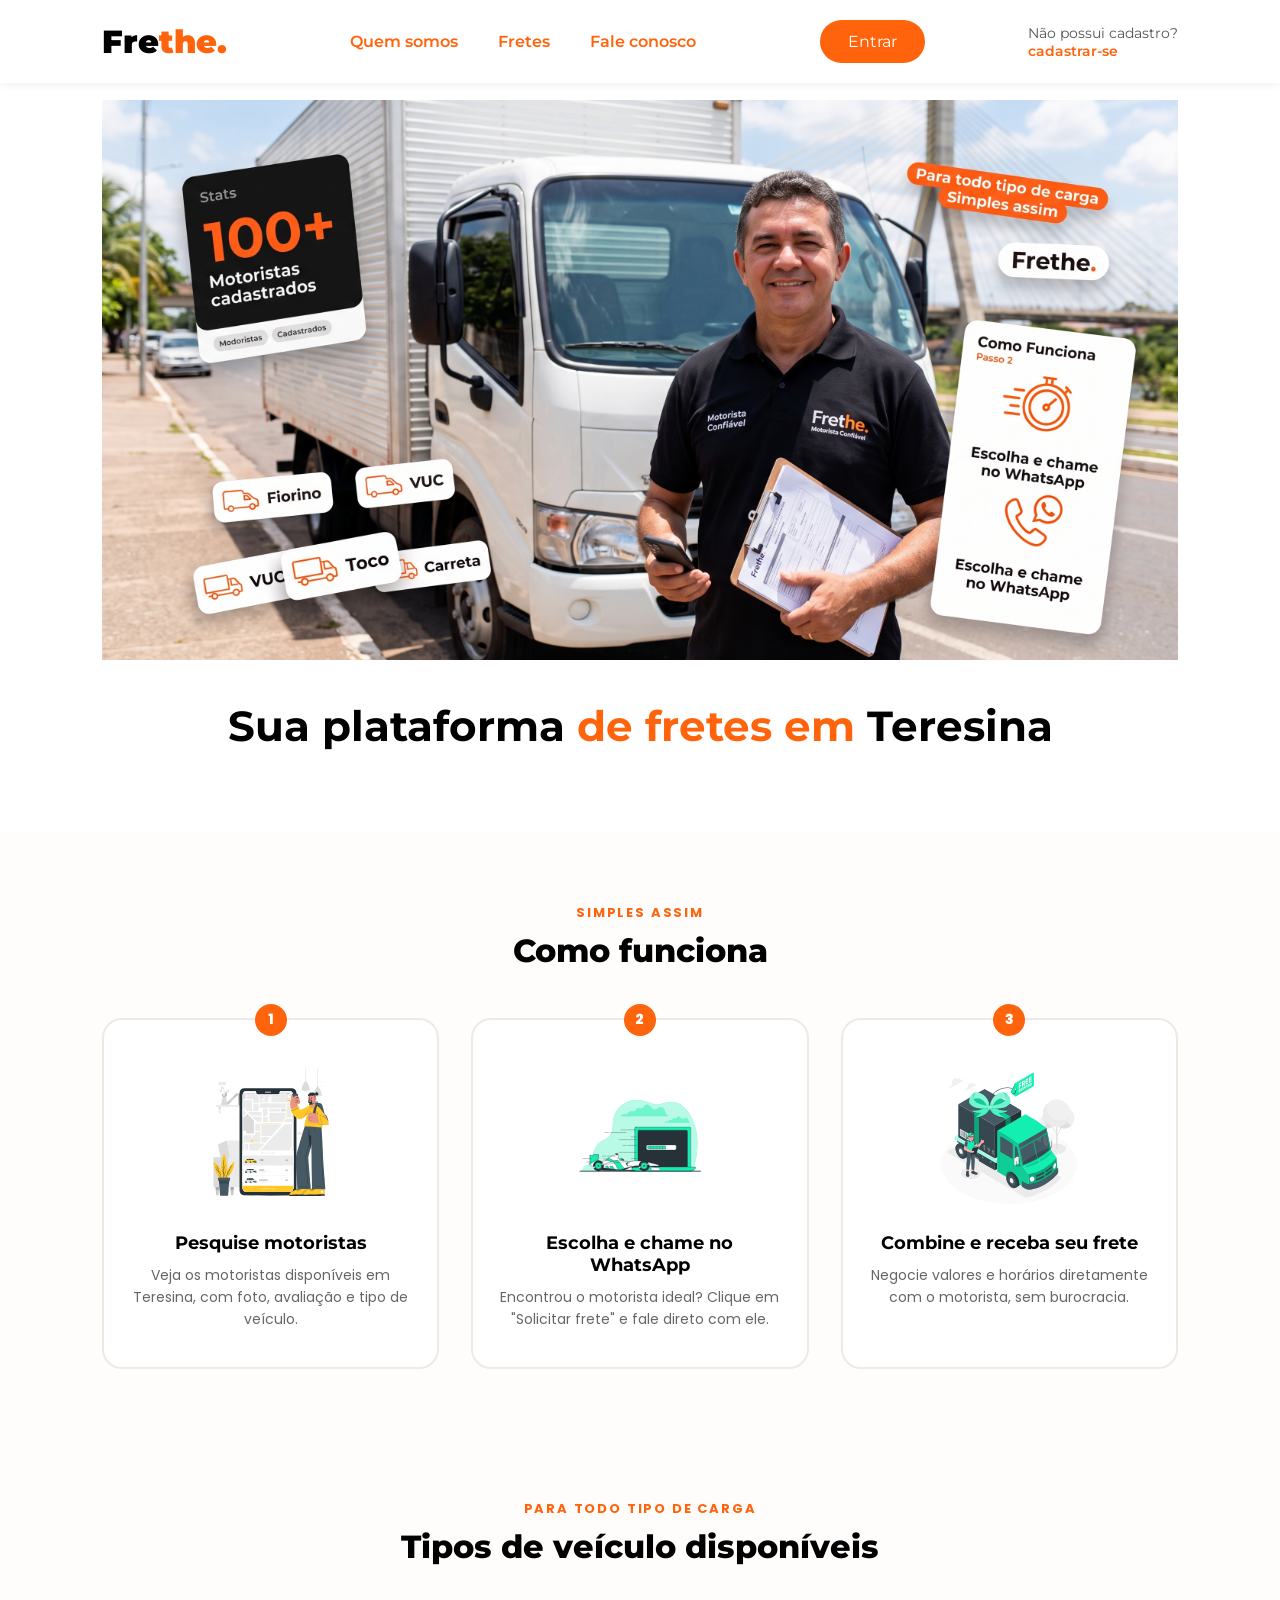
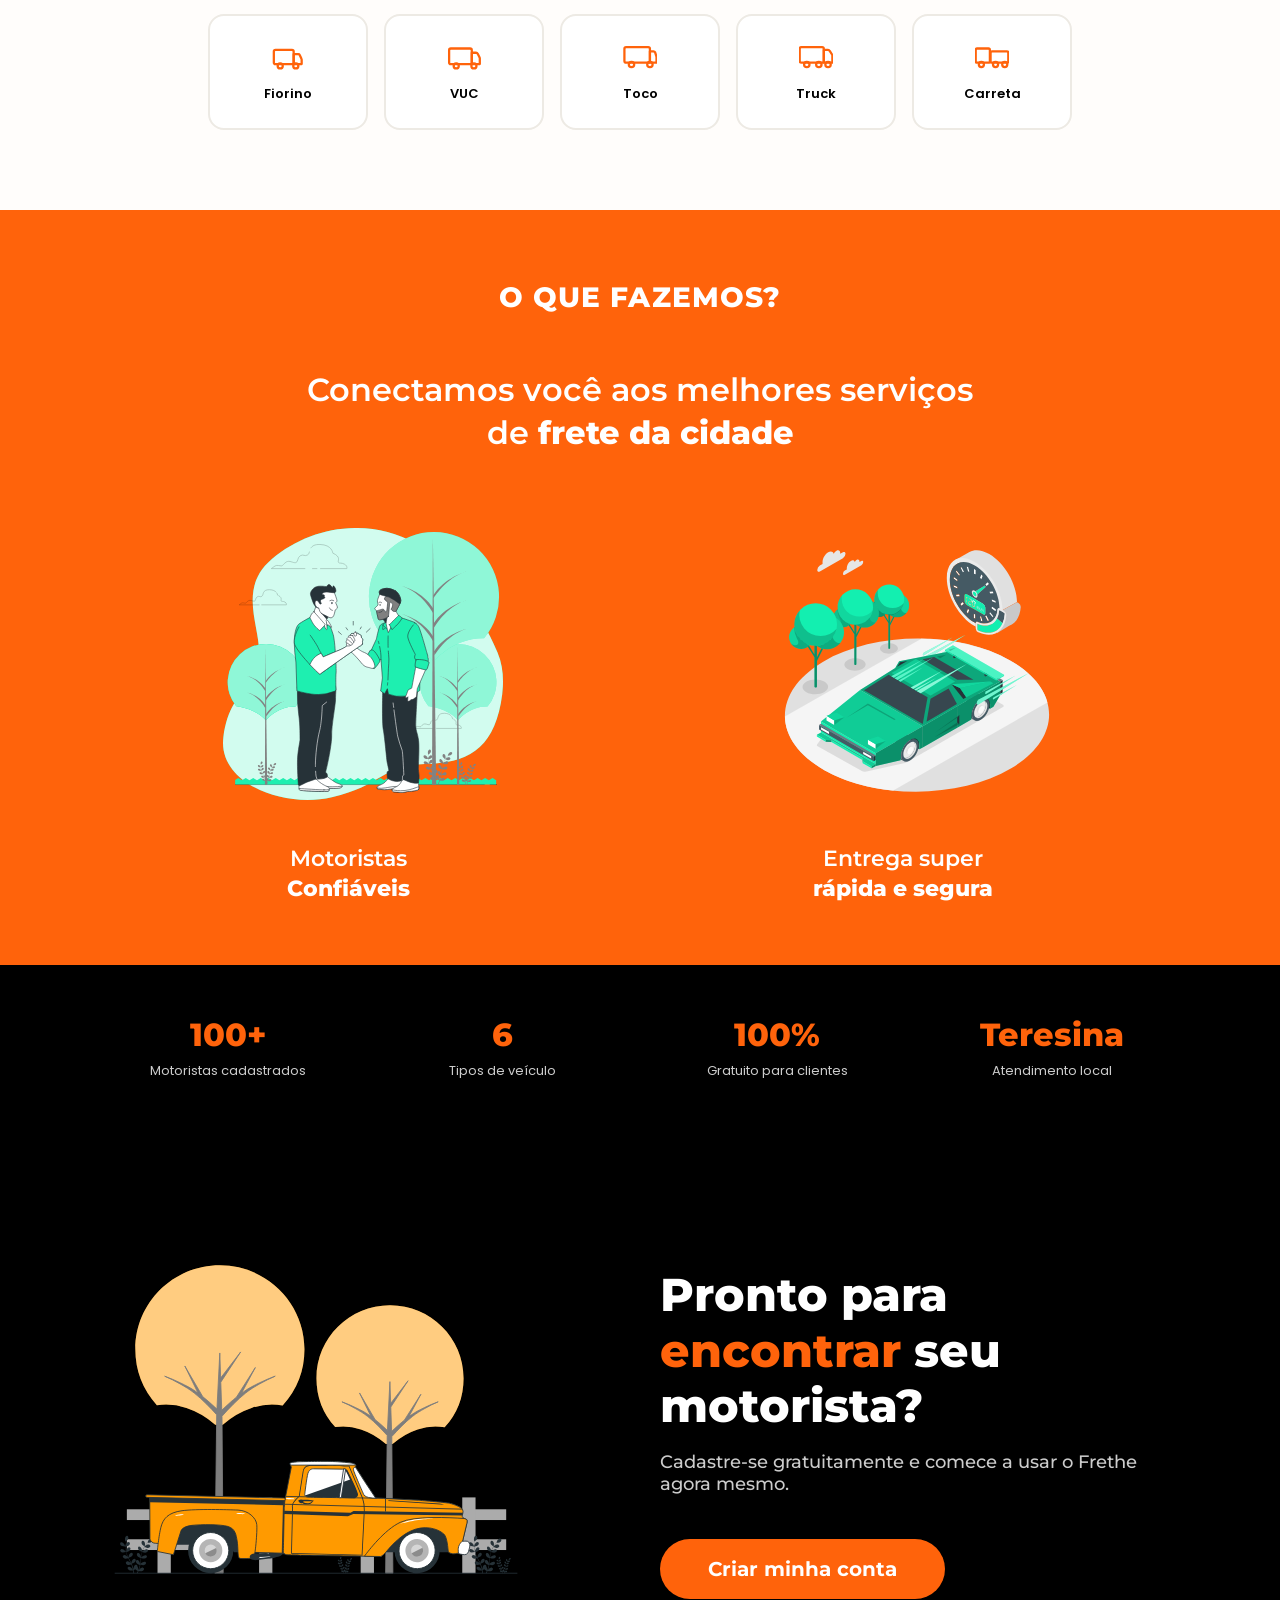
<file: index.html>
<!DOCTYPE html>
<html lang="PT-br">
<head>
    <meta charset="UTF-8">
    <meta http-equiv="X-UA-Compatible" content="IE=edge">
    <meta name="viewport" content="width=device-width, initial-scale=1.0">
    <title>Frethe.</title>
    <link href="style.css" rel="stylesheet"/>
    <link rel="preconnect" href="https://fonts.googleapis.com">
    <link rel="preconnect" href="https://fonts.gstatic.com" crossorigin>
    <link href="https://fonts.googleapis.com/css2?family=Montserrat:ital,wght@0,500;0,600;0,700;0,800;1,100;1,400;1,500;1,600;1,800;1,900&family=Poppins:ital,wght@0,200;0,300;0,900;1,400;1,900&display=swap" rel="stylesheet">
</head>
<body>
    <header>
        <a href="index.html" class="logo">Fre<span>the.</span></a>
        
        <nav class="navlist">
            <a href="em-desenvolvimento.html">Quem somos</a>
            <a href="em-desenvolvimento.html">Fretes</a>
            <a href="em-desenvolvimento.html">Fale conosco</a>
        </nav>
        <nav class="buttonLg">
            <a href="login.html">Entrar</a>
        </nav>
        <div class="buttonCadastro">Não possui cadastro?<br><a href="selecao-perfil.html">cadastrar-se</a></div>
    </header>

    <!-- HERO -->
    <section class="hero-banner">
    <div class="hero-banner-img">
        <img src="Gemini_Generated_Image_oq6uk0oq6uk0oq6u.jpg" alt="Motorista parceiro Frethe">
    </div>
    <div class="hero-banner-txt">
        <h1><strong>Sua plataforma </strong><span>de fretes em</span> <strong>Teresina</strong></h1>
    </div>
</section>

    <!-- COMO FUNCIONA -->
    <section class="howworks">
        <span class="eyebrow-center">Simples assim</span>
        <h2 class="howworks-title">Como funciona</h2>

        <div class="steps-grid">
            <div class="step-card">
                <div class="step-number">1</div>
                <img src="Order ride-cuate.svg" alt="Pesquisar motoristas">
                <h3>Pesquise motoristas</h3>
                <p>Veja os motoristas disponíveis em Teresina, com foto, avaliação e tipo de veículo.</p>
            </div>
            <div class="step-card">
                <div class="step-number">2</div>
                <img src="Fast loading-bro.svg" alt="Escolher e contatar">
                <h3>Escolha e chame no WhatsApp</h3>
                <p>Encontrou o motorista ideal? Clique em "Solicitar frete" e fale direto com ele.</p>
            </div>
            <div class="step-card">
                <div class="step-number">3</div>
                <img src="Free shipping-amico.svg" alt="Frete concluído">
                <h3>Combine e receba seu frete</h3>
                <p>Negocie valores e horários diretamente com o motorista, sem burocracia.</p>
            </div>
        </div>
    </section>

    <!-- TIPOS DE VEÍCULO -->
    <section class="vehicles">
        <span class="eyebrow-center">Para todo tipo de carga</span>
        <h2 class="howworks-title">Tipos de veículo disponíveis</h2>

        <div class="vehicles-grid">
            <div class="vehicle-chip">
                <svg viewBox="0 0 24 24" fill="none"><rect x="2" y="7" width="14" height="10" rx="1.2" stroke="rgb(255,99,11)" stroke-width="1.6"/><path d="M16 10h3.3c.4 0 .8.22.95.56L21.5 13.3c.1.17.15.36.15.56V17H16v-7Z" stroke="rgb(255,99,11)" stroke-width="1.6" stroke-linejoin="round"/><circle cx="6.5" cy="18.3" r="1.8" stroke="rgb(255,99,11)" stroke-width="1.6"/><circle cx="17.5" cy="18.3" r="1.8" stroke="rgb(255,99,11)" stroke-width="1.6"/></svg>
                <span>Fiorino</span>
            </div>
            <div class="vehicle-chip">
                <svg viewBox="0 0 24 24" fill="none"><rect x="1.5" y="6" width="16" height="11" rx="1.2" stroke="rgb(255,99,11)" stroke-width="1.6"/><path d="M17.5 9h3c.5 0 .95.28 1.18.72L23 12.4c.1.2.16.42.16.65V17h-5.66V9Z" stroke="rgb(255,99,11)" stroke-width="1.6" stroke-linejoin="round"/><circle cx="6.5" cy="18.3" r="1.8" stroke="rgb(255,99,11)" stroke-width="1.6"/><circle cx="19" cy="18.3" r="1.8" stroke="rgb(255,99,11)" stroke-width="1.6"/></svg>
                <span>VUC</span>
            </div>
            <div class="vehicle-chip">
                <svg viewBox="0 0 24 24" fill="none"><rect x="1" y="5" width="18" height="11" rx="1.2" stroke="rgb(255,99,11)" stroke-width="1.6"/><path d="M19 8h2.5c.5 0 .95.28 1.18.72L23.5 11.4c.1.2.16.42.16.65V16H19V8Z" stroke="rgb(255,99,11)" stroke-width="1.6" stroke-linejoin="round"/><circle cx="6" cy="17.3" r="1.9" stroke="rgb(255,99,11)" stroke-width="1.6"/><circle cx="19" cy="17.3" r="1.9" stroke="rgb(255,99,11)" stroke-width="1.6"/></svg>
                <span>Toco</span>
            </div>
            <div class="vehicle-chip">
                <svg viewBox="0 0 24 24" fill="none"><rect x="0.5" y="5" width="17" height="11" rx="1.2" stroke="rgb(255,99,11)" stroke-width="1.6"/><path d="M17.5 7h3c.5 0 .95.28 1.18.72L23.4 10.4c.1.2.16.42.16.65V16H17.5V7Z" stroke="rgb(255,99,11)" stroke-width="1.6" stroke-linejoin="round"/><circle cx="5.5" cy="17.3" r="1.9" stroke="rgb(255,99,11)" stroke-width="1.6"/><circle cx="14" cy="17.3" r="1.9" stroke="rgb(255,99,11)" stroke-width="1.6"/><circle cx="20.5" cy="17.3" r="1.9" stroke="rgb(255,99,11)" stroke-width="1.6"/></svg>
                <span>Truck</span>
            </div>
            <div class="vehicle-chip">
                <svg viewBox="0 0 24 24" fill="none"><rect x="0.5" y="6" width="10" height="10" rx="1" stroke="rgb(255,99,11)" stroke-width="1.6"/><rect x="11" y="8" width="12.5" height="8" rx="1" stroke="rgb(255,99,11)" stroke-width="1.6"/><circle cx="4.5" cy="17.3" r="1.8" stroke="rgb(255,99,11)" stroke-width="1.6"/><circle cx="14.5" cy="17.3" r="1.8" stroke="rgb(255,99,11)" stroke-width="1.6"/><circle cx="21" cy="17.3" r="1.8" stroke="rgb(255,99,11)" stroke-width="1.6"/></svg>
                <span>Carreta</span>
            </div>
        </div>
    </section>

    <!-- O QUE FAZEMOS (existente) -->
    <section class="home2">
        <div class="home2-txt">
            <h1>O que fazemos?</h1><br><br>
            <h2>Conectamos você aos melhores serviços de <span>frete da cidade</span></h2>
        </div>
        <div class="home2-img">
            <img src="Friendly handshake-bro.svg">
            <img src="Fast car-amico.svg">
        </div>
        <div class="home2-txt2">
            <h3>Motoristas<br><span>Confiáveis</span></h3>
            <h3>Entrega super<br><span>rápida e segura</span></h3>
        </div>
    </section>

    <!-- NÚMEROS / CONFIANÇA -->
    <section class="stats">
        <div class="stat-item">
            <span class="stat-number">100+</span>
            <span class="stat-label">Motoristas cadastrados</span>
        </div>
        <div class="stat-item">
            <span class="stat-number">6</span>
            <span class="stat-label">Tipos de veículo</span>
        </div>
        <div class="stat-item">
            <span class="stat-number">100%</span>
            <span class="stat-label">Gratuito para clientes</span>
        </div>
        <div class="stat-item">
            <span class="stat-number">Teresina</span>
            <span class="stat-label">Atendimento local</span>
        </div>
    </section>

    <!-- CTA FINAL -->
    <section class="cta">
        <div class="cta-img">
            <img src="Vintage truck-bro.svg">
        </div>
        <div class="cta-content">
            <h1>Pronto para <span>encontrar</span> seu motorista?</h1>
            <p>Cadastre-se gratuitamente e comece a usar o Frethe agora mesmo.</p>
            <a href="selecao-perfil.html" class="buttonCta">Criar minha conta</a>
        </div>
    </section>

</body>
</html>
</file>
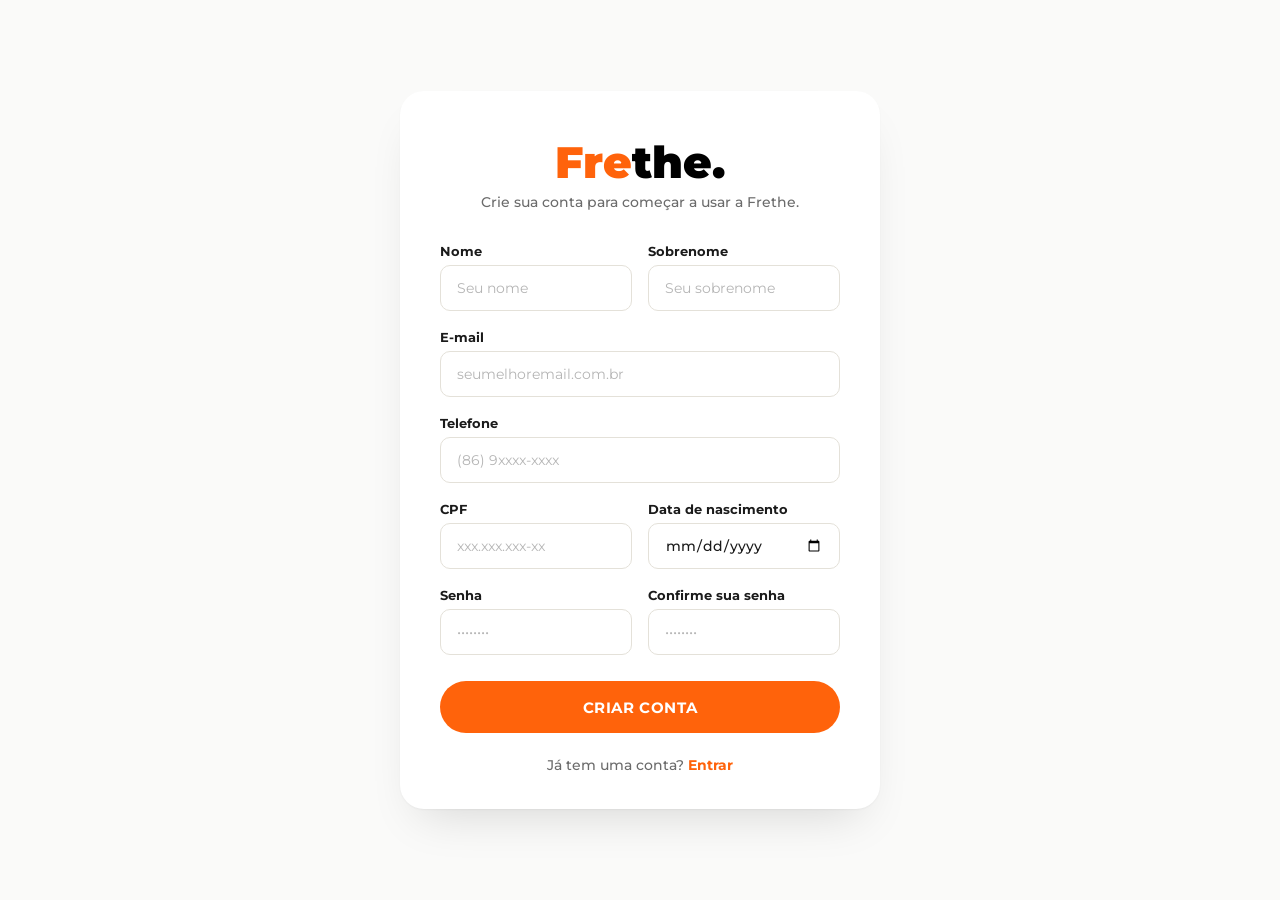
<file: cadastrocli.html>
<!DOCTYPE html>
<html lang="pt-BR">
<head>
    <meta charset="UTF-8">
    <meta http-equiv="X-UA-Compatible" content="IE=edge">
    <meta name="viewport" content="width=device-width, initial-scale=1.0">
    <link rel="stylesheet" href="cadastrocli.css">
    <link href="https://fonts.googleapis.com/css2?family=Montserrat:ital,wght@0,500;0,600;0,700;0,800;1,100;1,400;1,500;1,600;1,800;1,900&display=swap" rel="stylesheet">
    <title>Cadastro — Frethe.</title>
</head>
<body>
    <div class="container">
        <div class="card">
            <h2 class="title">Fre<span>the.</span></h2>
            <p class="subtitle">Crie sua conta para começar a usar a Frethe.</p>

            <form class="form" id="formCadastroCliente">
                <div class="grid-2">
                    <div class="field">
                        <label for="nome">Nome</label>
                        <input class="campo" id="nome" name="nome" type="text" placeholder="Seu nome" required>
                    </div>
                    <div class="field">
                        <label for="sobrenome">Sobrenome</label>
                        <input class="campo" id="sobrenome" name="sobrenome" type="text" placeholder="Seu sobrenome" required>
                    </div>
                </div>

                <div class="field">
                    <label for="email">E-mail</label>
                    <input class="campo" id="email" name="email" type="email" placeholder="seumelhoremail.com.br" required>
                </div>

                <div class="field">
                    <label for="telefone">Telefone</label>
                    <input class="campo" id="telefone" name="telefone" type="tel" placeholder="(86) 9xxxx-xxxx" required>
                </div>

                <div class="grid-2">
                    <div class="field">
                        <label for="cpf">CPF</label>
                        <input class="campo" id="cpf" name="cpf" type="text" placeholder="xxx.xxx.xxx-xx" maxlength="14" required>
                    </div>
                    <div class="field">
                        <label for="nascimento">Data de nascimento</label>
                        <input class="campo" id="nascimento" name="nascimento" type="date" required>
                    </div>
                </div>

                <div class="grid-2">
                    <div class="field">
                        <label for="senha">Senha</label>
                        <input class="campo" id="senha" name="senha" type="password" placeholder="••••••••" required>
                    </div>
                    <div class="field">
                        <label for="confirmarSenha">Confirme sua senha</label>
                        <input class="campo" id="confirmarSenha" name="confirmarSenha" type="password" placeholder="••••••••" required>
                    </div>
                </div>

                <button type="submit" class="buttonCriar">CRIAR CONTA</button>
            </form>

            <p class="login-link">Já tem uma conta? <a href="login.html">Entrar</a></p>
        </div>
    </div>

    <script>
        // Site estático (GitHub Pages) — sem backend. Redirecionamento só de demonstração.
        document.getElementById('formCadastroCliente').addEventListener('submit', function (e) {
            e.preventDefault();
            const senha = document.getElementById('senha').value;
            const confirmar = document.getElementById('confirmarSenha').value;
            if (senha !== confirmar) {
                alert('As senhas não coincidem.');
                return;
            }
            window.location.href = 'sucesso.html';
        });
    </script>
</body>
</html>
</file>
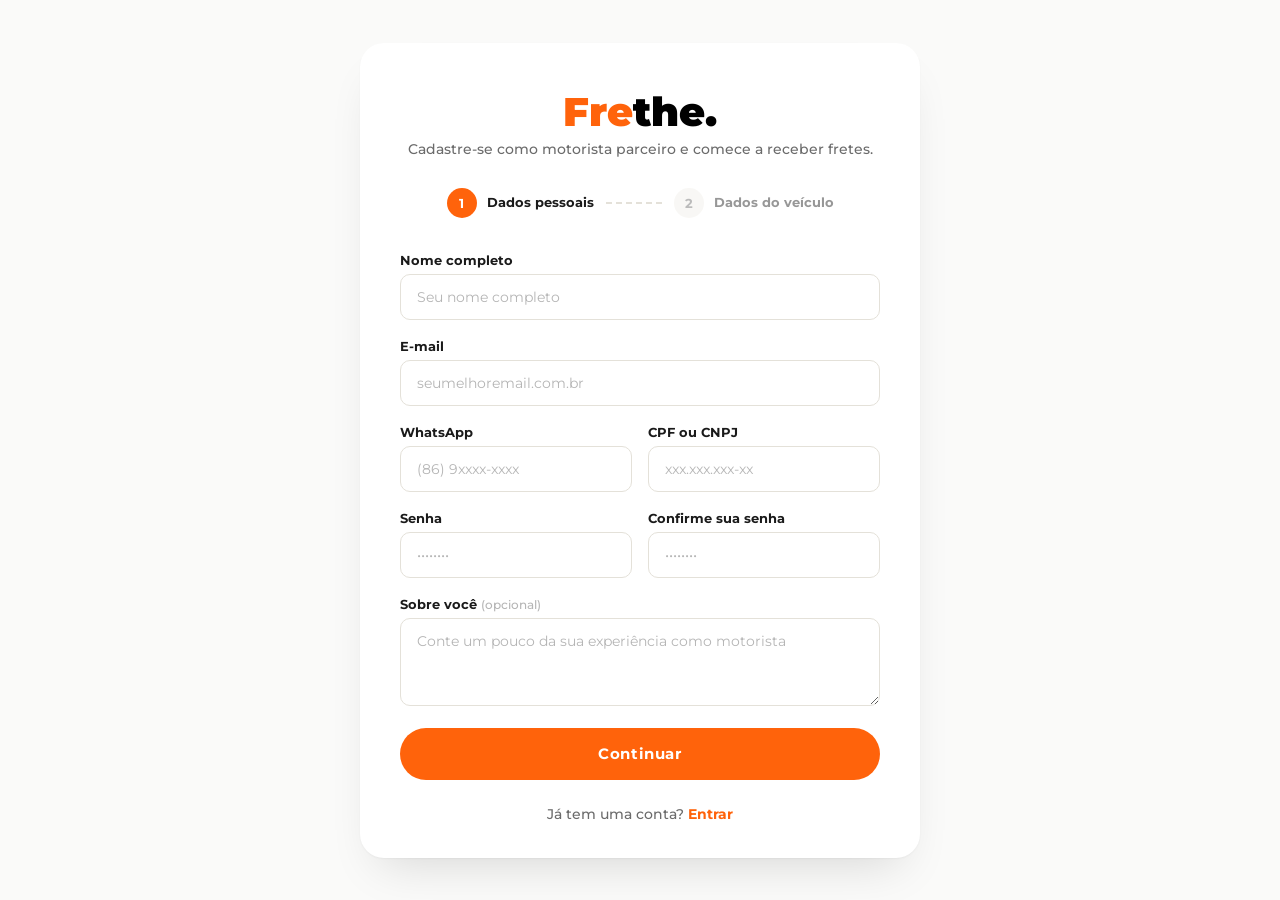
<file: cadastropres.html>
<!DOCTYPE html>
<html lang="pt-BR">
<head>
    <meta charset="UTF-8">
    <meta http-equiv="X-UA-Compatible" content="IE=edge">
    <meta name="viewport" content="width=device-width, initial-scale=1.0">
    <link rel="stylesheet" href="cadastropres.css">
    <link href="https://fonts.googleapis.com/css2?family=Montserrat:ital,wght@0,500;0,600;0,700;0,800;0,900&display=swap" rel="stylesheet">
    <title>Cadastro de Motorista — Frethe.</title>
</head>
<body>
    <div class="container">
        <div class="card card--wide">
            <h2 class="title">Fre<span>the.</span></h2>
            <p class="subtitle">Cadastre-se como motorista parceiro e comece a receber fretes.</p>

            <!-- INDICADOR DE ETAPAS (mesma assinatura de rota tracejada das outras telas) -->
            <div class="steps">
                <div class="step is-active" data-step-label="1">
                    <span class="step-dot">1</span>
                    <span class="step-name">Dados pessoais</span>
                </div>
                <span class="step-line"></span>
                <div class="step" data-step-label="2">
                    <span class="step-dot">2</span>
                    <span class="step-name">Dados do veículo</span>
                </div>
            </div>

            <form class="form" id="formPrestador">

                <!-- ETAPA 1 — DADOS PESSOAIS -->
                <section class="panel" data-panel="1">

                    <div class="field">
                        <label for="nome">Nome completo</label>
                        <input class="campo" id="nome" name="nome" type="text" placeholder="Seu nome completo" required>
                    </div>

                    <div class="field">
                        <label for="email">E-mail</label>
                        <input class="campo" id="email" name="email" type="email" placeholder="seumelhoremail.com.br" required>
                    </div>

                    <div class="grid-2">
                        <div class="field">
                            <label for="whatsapp">WhatsApp</label>
                            <input class="campo" id="whatsapp" name="whatsapp" type="tel" placeholder="(86) 9xxxx-xxxx" required>
                        </div>
                        <div class="field">
                            <label for="cpfCnpj">CPF ou CNPJ</label>
                            <input class="campo" id="cpfCnpj" name="cpf_cnpj" type="text" placeholder="xxx.xxx.xxx-xx" required>
                        </div>
                    </div>

                    <div class="grid-2">
                        <div class="field">
                            <label for="senha">Senha</label>
                            <input class="campo" id="senha" name="senha" type="password" placeholder="••••••••" required>
                        </div>
                        <div class="field">
                            <label for="confirmarSenha">Confirme sua senha</label>
                            <input class="campo" id="confirmarSenha" name="confirmarSenha" type="password" placeholder="••••••••" required>
                        </div>
                    </div>

                    <div class="field">
                        <label for="bio">Sobre você <span class="opcional">(opcional)</span></label>
                        <textarea class="campo campo--area" id="bio" name="bio" placeholder="Conte um pouco da sua experiência como motorista"></textarea>
                    </div>

                    <div class="actions">
                        <button type="button" class="buttonPrimary" data-next="2">Continuar</button>
                    </div>
                </section>

                <!-- ETAPA 2 — DADOS DO VEÍCULO -->
                <section class="panel" data-panel="2" hidden>

                    <div class="grid-2">
                        <div class="field">
                            <label for="tipoVeiculo">Tipo de veículo</label>
                            <select class="campo" id="tipoVeiculo" name="tipo_veiculo" required>
                                <option value="" disabled selected>Selecione</option>
                                <option value="moto">Moto</option>
                                <option value="fiorino">Fiorino / utilitário</option>
                                <option value="vuc">VUC</option>
                                <option value="toco">Caminhão toco</option>
                                <option value="truck">Caminhão truck</option>
                                <option value="carreta">Carreta</option>
                            </select>
                        </div>
                        <div class="field">
                            <label for="anoVeiculo">Ano do veículo</label>
                            <input class="campo" id="anoVeiculo" name="ano_veiculo" type="number" placeholder="2020" min="1980" max="2026">
                        </div>
                    </div>

                    <div class="grid-2">
                        <div class="field">
                            <label for="marcaVeiculo">Marca</label>
                            <input class="campo" id="marcaVeiculo" name="marca_veiculo" type="text" placeholder="Ex: Volkswagen" required>
                        </div>
                        <div class="field">
                            <label for="modeloVeiculo">Modelo</label>
                            <input class="campo" id="modeloVeiculo" name="modelo_veiculo" type="text" placeholder="Ex: Delivery 9.170" required>
                        </div>
                    </div>

                    <div class="grid-2">
                        <div class="field">
                            <label for="capacidadeKg">Capacidade <span class="opcional">(kg)</span></label>
                            <input class="campo" id="capacidadeKg" name="capacidade_kg" type="number" step="0.01" placeholder="0,00">
                        </div>
                        <div class="field">
                            <label for="volumeM3">Volume <span class="opcional">(m³)</span></label>
                            <input class="campo" id="volumeM3" name="volume_m3" type="number" step="0.01" placeholder="0,00">
                        </div>
                    </div>

                    <div class="field">
                        <label for="observacaoVeiculo">Observações do veículo <span class="opcional">(opcional)</span></label>
                        <textarea class="campo campo--area" id="observacaoVeiculo" name="observacao_veiculo" placeholder="Ex: possui baú, carroceria aberta, etc."></textarea>
                    </div>

                    <div class="field">
                        <label for="fotoPerfil">Foto de perfil <span class="opcional">(opcional)</span></label>
                        <input class="campo campo--file" id="fotoPerfil" name="foto_perfil" type="file" accept="image/*">
                    </div>

                    <div class="actions actions--split">
                        <button type="button" class="buttonGhost" data-prev="1">Voltar</button>
                        <button type="submit" class="buttonPrimary">Finalizar cadastro</button>
                    </div>
                </section>

            </form>

            <p class="login-link">Já tem uma conta? <a href="login.html">Entrar</a></p>
        </div>
    </div>

    <script>
        const panels = document.querySelectorAll('.panel');
        const steps = document.querySelectorAll('.step');

        function goToStep(n) {
            panels.forEach(p => p.hidden = p.dataset.panel !== String(n));
            steps.forEach(s => s.classList.toggle('is-active', s.dataset.stepLabel === String(n)));
            document.querySelector('.card').scrollIntoView({ behavior: 'smooth', block: 'start' });
        }

        document.querySelectorAll('[data-next]').forEach(btn => {
            btn.addEventListener('click', () => goToStep(btn.dataset.next));
        });
        document.querySelectorAll('[data-prev]').forEach(btn => {
            btn.addEventListener('click', () => goToStep(btn.dataset.prev));
        });

        document.getElementById('formPrestador').addEventListener('submit', function (e) {
        e.preventDefault(); // site estático (GitHub Pages) — sem backend, isso é só demonstração
        const senha = document.getElementById('senha').value;
        const confirmar = document.getElementById('confirmarSenha').value;
        if (senha !== confirmar) {
        alert('As senhas não coincidem.');
        goToStep(1);
        return;
    }
    window.location.href = 'sucesso-prestador.html';
});
    </script>
</body>
</html>
</file>
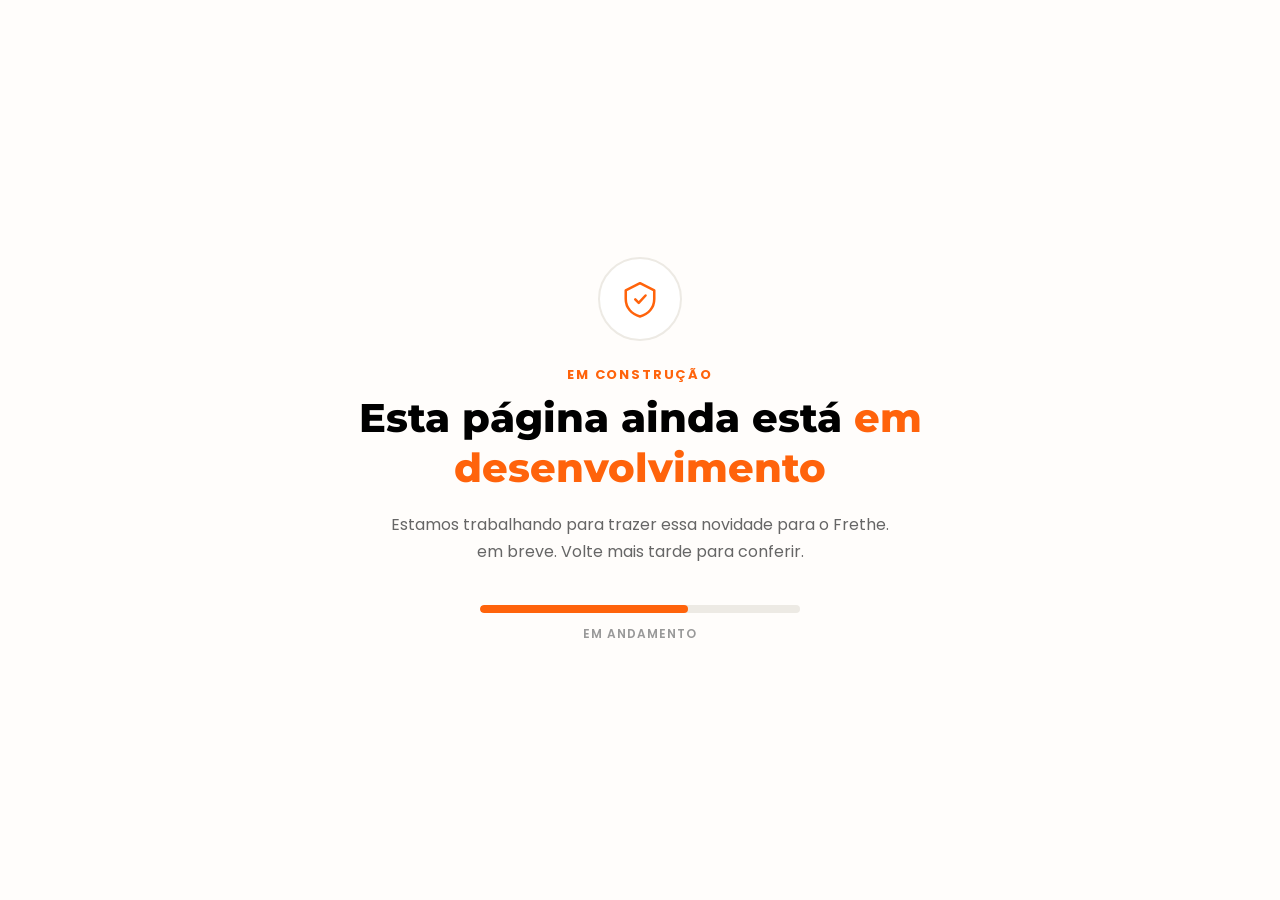
<file: em-desenvolvimento.html>
<!DOCTYPE html>
<html lang="PT-br">
<head>
    <meta charset="UTF-8">
    <meta http-equiv="X-UA-Compatible" content="IE=edge">
    <meta name="viewport" content="width=device-width, initial-scale=1.0">
    <title>Frethe. — Página em desenvolvimento</title>
    <link rel="preconnect" href="https://fonts.googleapis.com">
    <link rel="preconnect" href="https://fonts.gstatic.com" crossorigin>
    <link href="https://fonts.googleapis.com/css2?family=Montserrat:ital,wght@0,500;0,600;0,700;0,800;1,100;1,400;1,500;1,600;1,800;1,900&family=Poppins:ital,wght@0,200;0,300;0,900;1,400;1,900&display=swap" rel="stylesheet">
    <style>
        *{
            padding: 0;
            margin: 0;
            box-sizing: border-box;
            text-decoration: none;
            font-family: 'Montserrat', sans-serif;
        }
        body{
            color: black;
            overflow-x: hidden;
        }
        .dev-hero{
            min-height: 100vh;
            padding: 60px 8%;
            display: flex;
            flex-direction: column;
            align-items: center;
            justify-content: center;
            text-align: center;
            background: #FFFDFB;
        }
        .dev-icon{
            width: 84px;
            height: 84px;
            display: flex;
            align-items: center;
            justify-content: center;
            background: white;
            border: 2px solid #EDEAE4;
            border-radius: 50%;
            margin-bottom: 24px;
            animation: dev-float 3s ease-in-out infinite;
        }
        .dev-icon svg{
            width: 38px;
            height: 38px;
        }
        @keyframes dev-float{
            0%, 100%{ transform: translateY(0); }
            50%{ transform: translateY(-8px); }
        }
        .eyebrow-center{
            display: block;
            text-align: center;
            font-family: 'Poppins', sans-serif;
            font-weight: 700;
            font-size: 13px;
            letter-spacing: 0.14em;
            text-transform: uppercase;
            color: rgb(255,99,11);
            margin-bottom: 8px;
        }
        .dev-title{
            font-size: 40px;
            font-weight: 800;
            line-height: 1.25;
            color: black;
            max-width: 720px;
            margin-bottom: 18px;
        }
        .dev-title span{
            color: rgb(255,99,11);
        }
        .dev-text{
            font-family: 'Poppins', sans-serif;
            font-size: 16px;
            font-weight: 400;
            line-height: 1.7;
            color: #666;
            max-width: 520px;
            margin-bottom: 40px;
        }
        .dev-progress{
            width: 100%;
            max-width: 320px;
            height: 8px;
            background: #EDEAE4;
            border-radius: 3rem;
            overflow: hidden;
            margin-bottom: 12px;
        }
        .dev-progress-bar{
            width: 65%;
            height: 100%;
            background: rgb(255,99,11);
            border-radius: 3rem;
            animation: dev-fill 2.2s ease-in-out infinite alternate;
        }
        @keyframes dev-fill{
            from{ width: 45%; }
            to{ width: 70%; }
        }
        .dev-progress-label{
            font-family: 'Poppins', sans-serif;
            font-size: 12px;
            font-weight: 600;
            letter-spacing: 0.08em;
            text-transform: uppercase;
            color: #999;
        }

        @media (max-width: 500px){
            .dev-title{ font-size: 28px; }
            .dev-icon{ width: 68px; height: 68px; }
            .dev-icon svg{ width: 30px; height: 30px; }
        }
    </style>
</head>
<body>

    <section class="dev-hero">
        <div class="dev-icon">
            <svg viewBox="0 0 24 24" fill="none" xmlns="http://www.w3.org/2000/svg">
                <path d="M12 2 3 6.5V12c0 5.6 3.8 9.7 9 11 5.2-1.3 9-5.4 9-11V6.5L12 2Z" stroke="rgb(255,99,11)" stroke-width="1.6" stroke-linejoin="round"/>
                <path d="M9 12.2 11.2 14.5 15.5 9.8" stroke="rgb(255,99,11)" stroke-width="1.6" stroke-linecap="round" stroke-linejoin="round"/>
            </svg>
        </div>

        <span class="eyebrow-center">Em construção</span>
        <h1 class="dev-title">Esta página ainda está <span>em desenvolvimento</span></h1>
        <p class="dev-text">Estamos trabalhando para trazer essa novidade para o Frethe. em breve. Volte mais tarde para conferir.</p>

        <div class="dev-progress">
            <div class="dev-progress-bar"></div>
        </div>
        <span class="dev-progress-label">Em andamento</span>
    </section>

</body>
</html>
</file>
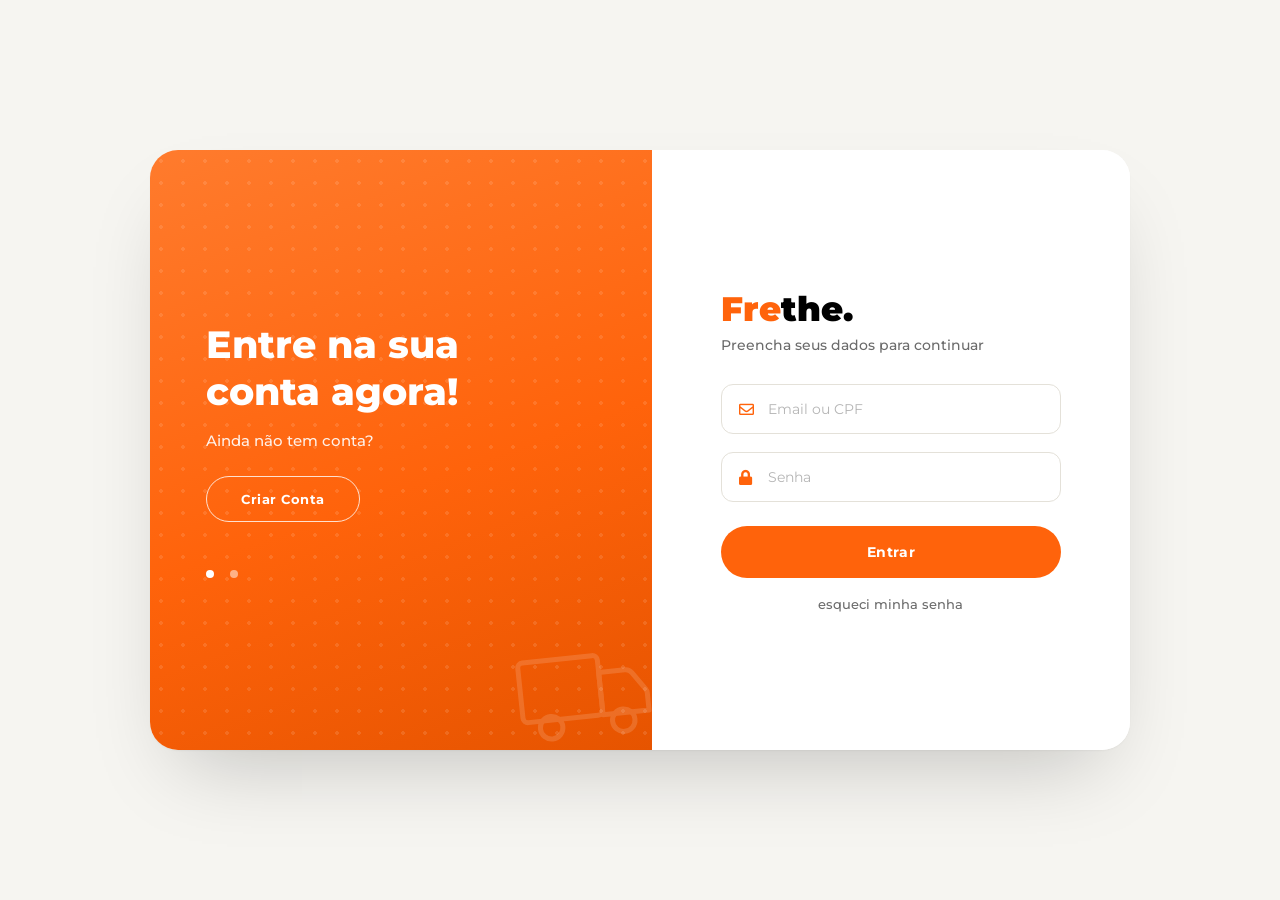
<file: login.html>
<!DOCTYPE html>
<html lang="pt-br">
<head>
    <meta charset="UTF-8">
    <meta name="viewport" content="width=device-width, initial-scale=1.0">
    <meta http-equiv="X-UA-Compatible" content="ie=edge">
    <title>Login — Frethe.</title>
    <link rel="preconnect" href="https://fonts.googleapis.com">
    <link rel="preconnect" href="https://fonts.gstatic.com" crossorigin>
    <link href="https://fonts.googleapis.com/css2?family=Montserrat:ital,wght@0,500;0,600;0,700;0,800;0,900&display=swap" rel="stylesheet">
    
    
    <link rel="stylesheet" href="login.css">
    
    <link rel="stylesheet" href="https://use.fontawesome.com/releases/v5.8.2/css/all.css"
        integrity="sha384-oS3vJWv+0UjzBfQzYUhtDYW+Pj2yciDJxpsK1OYPAYjqT085Qq/1cq5FLXAZQ7Ay" crossorigin="anonymous">
</head>
<body>
    <div class="container">
        <div class="content first-content">

            <div class="first-column">
                <div class="pattern-dots"></div>
                <svg class="truck-mark" viewBox="0 0 64 64" fill="none" xmlns="http://www.w3.org/2000/svg">
                    <rect x="4" y="20" width="32" height="24" rx="2" stroke="white" stroke-width="2"/>
                    <path d="M36 27H46.5C47.6 27 48.6 27.55 49.2 28.45L54 35.5C54.3 35.95 54.5 36.5 54.5 37V44H36V27Z" stroke="white" stroke-width="2" stroke-linejoin="round"/>
                    <circle cx="15" cy="47" r="4.5" stroke="white" stroke-width="2"/>
                    <circle cx="44" cy="47" r="4.5" stroke="white" stroke-width="2"/>
                </svg>

                
                <a href="selecao-perfil.html">
                    <div class="first-column-inner">
                    <h2 class="title title-primary">Entre na sua<br>conta agora!</h2>
                    <p class="description description-primary">Ainda não tem conta?</p>
                    <button id="signin" class="btn btn-primary" type="button">Criar Conta</button>
                    </div>
                </a>

                <div class="route-track">
                    <span class="dot"></span>
                    <span class="line"></span>
                    <span class="dot dot--end"></span>
                </div>
            </div>

            <div class="second-column">
                <div class="form-card">
                    <h2 class="title title-second">Fre<span>the.</span></h2>
                    <p class="description description-second">Preencha seus dados para continuar</p>

                    
                    <form class="form" id="formLogin">
                        <label class="label-input" for="emailcpf">
                            <i class="far fa-envelope icon-modify"></i>
                            <!-- Atributo name="email" adicionado -->
                            <input id="emailcpf" name="email" type="text" placeholder="Email ou CPF" required>
                        </label>

                        <label class="label-input" for="senha">
                            <i class="fas fa-lock icon-modify"></i>
                            <!-- Atributo name="senha" adicionado -->
                            <input id="senha" name="senha" type="password" placeholder="Senha" required>
                        </label>

                        <button class="btn btn-second" type="submit">Entrar</button>
                        <a class="description description-three" href="#">esqueci minha senha</a>
                    </form>
                </div>
            </div><!-- second column -->

        </div><!-- second-content -->
    </div>

    <script>
        // Site estático (GitHub Pages) — sem backend. Este redirecionamento é só uma demonstração
        // do fluxo; troque pela chamada real à sua API quando o back-end estiver publicado.
        document.getElementById('formLogin').addEventListener('submit', function (e) {
            e.preventDefault();
            window.location.href = 'painel-cliente.html';
        });
    </script>
</body>
</html>
</file>
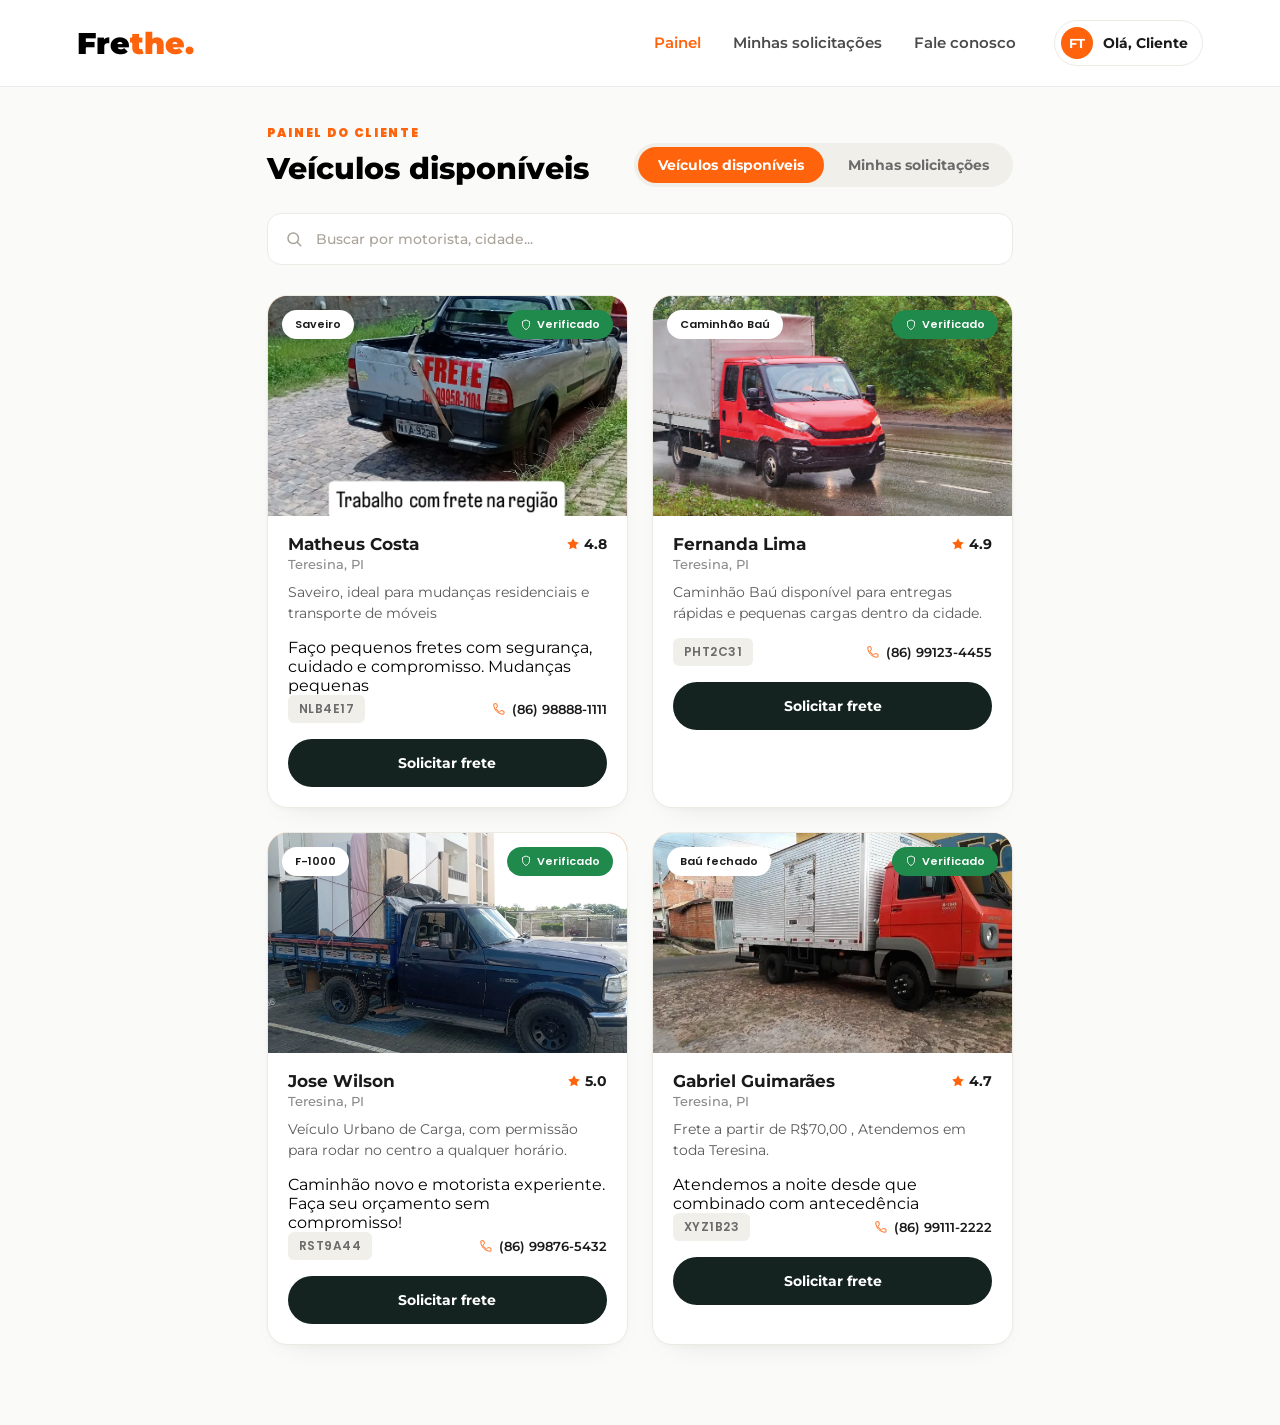
<file: painel-cliente.html>
<!DOCTYPE html>
<html lang="PT-br">
<head>
<meta charset="UTF-8">
<meta http-equiv="X-UA-Compatible" content="IE=edge">
<meta name="viewport" content="width=device-width, initial-scale=1.0">
<title>Frethe. — Painel do Cliente</title>
<link href="https://fonts.googleapis.com/css2?family=Montserrat:ital,wght@0,500;0,600;0,700;0,800;1,100;1,400;1,500;1,600;1,800;1,900&family=Poppins:ital,wght@0,200;0,300;0,900;1,400;1,900&display=swap" rel="stylesheet">
<link rel="stylesheet" href="painel-cliente1.css">
</head>
<body>

<header>
    <a href="index.html" class="logo">Fre<span>the.</span></a>
    <div class="header-right">
        <nav class="navlist">
            <a href="em-desenvolvimento.html" class="active">Painel</a>
            <a href="em-desenvolvimento.html">Minhas solicitações</a>
            <a href="em-desenvolvimento.html">Fale conosco</a>
        </nav>
        <div class="user-chip">
            <span class="user-avatar">FT</span>
            <span class="user-name">Olá, Cliente</span>
        </div>
    </div>
</header>

<main>
    <div class="page-head">
        <div>
            <span class="eyebrow">Painel do cliente</span>
            <h1>Veículos disponíveis</h1>
        </div>
        <div class="tabs">
            <button class="tab is-active" data-tab="disponiveis">Veículos disponíveis</button>
            <button class="tab" data-tab="solicitacoes">Minhas solicitações</button>
        </div>
    </div>

    <div class="search">
        <svg width="18" height="18" viewBox="0 0 24 24" fill="none" xmlns="http://www.w3.org/2000/svg">
            <circle cx="11" cy="11" r="7" stroke="currentColor" stroke-width="2"/>
            <path d="M21 21l-4.3-4.3" stroke="currentColor" stroke-width="2" stroke-linecap="round"/>
        </svg>
        <input type="text" placeholder="Buscar por motorista, cidade...">
    </div>

    <!-- PAINEL: VEÍCULOS DISPONÍVEIS -->
    <section class="panel" data-panel="disponiveis">
        <div class="list">

            <!-- ANÚNCIO 1 -->
            <article class="vcard">
                <div class="vcard-media">
                    <span class="badge badge--type">Saveiro</span>
                    <span class="badge badge--verified">
                        <svg width="12" height="12" viewBox="0 0 24 24" fill="none"><path d="M12 2l7 3v6c0 5-3.5 8.5-7 10-3.5-1.5-7-5-7-10V5l7-3z" stroke="white" stroke-width="2"/></svg>
                        Verificado
                    </span>
                    <div class="gallery">
                        <img src="testecaminhao.png" alt="Caminhão de Carlos Mendes — foto 1" class="slide">
                    </div>
                    <div class="gallery-dots"></div>
                </div>
                <div class="vcard-body">
                    <div class="vcard-top">
                        <span class="vcard-name">Matheus Costa</span>
                        <span class="vcard-rating">
                            <svg viewBox="0 0 24 24" fill="rgb(255,99,11)"><path d="M12 2l3.1 6.3 6.9 1-5 4.9 1.2 6.9-6.2-3.3-6.2 3.3 1.2-6.9-5-4.9 6.9-1z"/></svg>
                            4.8
                        </span>
                    </div>
                    <p class="vcard-city">Teresina, PI</p>
                    <p class="vcard-desc">Saveiro, ideal para mudanças residenciais e transporte de móveis<p>Faço pequenos fretes com segurança, cuidado e compromisso.
                         Mudanças pequenas</p>
                    <div class="vcard-meta">
                        <span class="plate">NLB4E17</span>
                        <span class="phone">
                            <svg viewBox="0 0 24 24" fill="none"><path d="M6.6 10.8c1.4 2.7 3.6 4.9 6.3 6.3l2.1-2.1c.3-.3.7-.4 1-.2 1.1.4 2.3.6 3.5.6.6 0 1 .4 1 1V20c0 .6-.4 1-1 1C10.6 21 3 13.4 3 4c0-.6.4-1 1-1h3.5c.6 0 1 .4 1 1 0 1.2.2 2.4.6 3.5.1.3 0 .7-.2 1z" stroke="currentColor" stroke-width="1.6"/></svg>
                            (86) 98888-1111
                        </span>
                    </div>
                    <a href="https://wa.me/558632289500?text=Oi%21%20Vim%20pelo%20Frethe.%20e%20gostaria%20de%20solicitar%20um%20or%C3%A7amento%20de%20frete.%20Pode%20me%20passar%20mais%20informa%C3%A7%C3%B5es%3F">
                    <button class="buttonSolicitar">Solicitar frete</button></a>
                </div>
            </article>

            <!-- ANÚNCIO 2 -->
            <article class="vcard">
                <div class="vcard-media">
                    <span class="badge badge--type">Caminhão Baú</span>
                    <span class="badge badge--verified">
                        <svg width="12" height="12" viewBox="0 0 24 24" fill="none"><path d="M12 2l7 3v6c0 5-3.5 8.5-7 10-3.5-1.5-7-5-7-10V5l7-3z" stroke="white" stroke-width="2"/></svg>
                        Verificado
                    </span>
                    <div class="gallery">
                        <img src="Caminhao-pequeno-pode-fazer-frete_Veja-7-dicas.webp" alt="Caminhão de Fernanda Lima" class="slide">
                    </div>
                    <!-- A tag <svg> que causava a barra lateral foi removida daqui -->
                </div>
                <div class="vcard-body">
                    <div class="vcard-top">
                        <span class="vcard-name">Fernanda Lima</span>
                        <span class="vcard-rating">
                            <svg viewBox="0 0 24 24" fill="rgb(255,99,11)"><path d="M12 2l3.1 6.3 6.9 1-5 4.9 1.2 6.9-6.2-3.3-6.2 3.3 1.2-6.9-5-4.9 6.9-1z"/></svg>
                            4.9
                        </span>
                    </div>
                    <p class="vcard-city">Teresina, PI</p>
                    <p class="vcard-desc">Caminhão Baú disponível para entregas rápidas e pequenas cargas dentro da cidade.</p>
                    <div class="vcard-meta">
                        <span class="plate">PHT2C31</span>
                        <span class="phone">
                            <svg viewBox="0 0 24 24" fill="none"><path d="M6.6 10.8c1.4 2.7 3.6 4.9 6.3 6.3l2.1-2.1c.3-.3.7-.4 1-.2 1.1.4 2.3.6 3.5.6.6 0 1 .4 1 1V20c0 .6-.4 1-1 1C10.6 21 3 13.4 3 4c0-.6.4-1 1-1h3.5c.6 0 1 .4 1 1 0 1.2.2 2.4.6 3.5.1.3 0 .7-.2 1z" stroke="currentColor" stroke-width="1.6"/></svg>
                            (86) 99123-4455
                        </span>
                    </div>
                    <a href="https://wa.me/558632289500?text=Oi%21%20Vim%20pelo%20Frethe.%20e%20gostaria%20de%20solicitar%20um%20or%C3%A7amento%20de%20frete.%20Pode%20me%20passar%20mais%20informa%C3%A7%C3%B5es%3F">
                    <button class="buttonSolicitar">Solicitar frete</button></a>
                </div>
            </article>

            <!-- ANÚNCIO 3 (NOVO) -->
            <article class="vcard">
                <div class="vcard-media">
                    <span class="badge badge--type">F-1000</span>
                    <span class="badge badge--verified">
                        <svg width="12" height="12" viewBox="0 0 24 24" fill="none"><path d="M12 2l7 3v6c0 5-3.5 8.5-7 10-3.5-1.5-7-5-7-10V5l7-3z" stroke="white" stroke-width="2"/></svg>
                        Verificado
                    </span>
                    <div class="gallery">
                        <!-- Substitua 'testecaminhao.png' pelo nome da foto do Jose Wilson -->
                        <img src="caminhao2.webp" alt="VUC de Jose Wilson — foto 1" class="slide">
                    </div>
                </div>
                <div class="vcard-body">
                    <div class="vcard-top">
                        <span class="vcard-name">Jose Wilson</span>
                        <span class="vcard-rating">
                            <svg viewBox="0 0 24 24" fill="rgb(255,99,11)"><path d="M12 2l3.1 6.3 6.9 1-5 4.9 1.2 6.9-6.2-3.3-6.2 3.3 1.2-6.9-5-4.9 6.9-1z"/></svg>
                            5.0
                        </span>
                    </div>
                    <p class="vcard-city">Teresina, PI</p>
                    <p class="vcard-desc">Veículo Urbano de Carga, com permissão para rodar no centro a qualquer horário. <p>
                        Caminhão novo e motorista experiente.
                        Faça seu orçamento sem compromisso!</p>
                    <div class="vcard-meta">
                        <span class="plate">RST9A44</span>
                        <span class="phone">
                            <svg viewBox="0 0 24 24" fill="none"><path d="M6.6 10.8c1.4 2.7 3.6 4.9 6.3 6.3l2.1-2.1c.3-.3.7-.4 1-.2 1.1.4 2.3.6 3.5.6.6 0 1 .4 1 1V20c0 .6-.4 1-1 1C10.6 21 3 13.4 3 4c0-.6.4-1 1-1h3.5c.6 0 1 .4 1 1 0 1.2.2 2.4.6 3.5.1.3 0 .7-.2 1z" stroke="currentColor" stroke-width="1.6"/></svg>
                            (86) 99876-5432
                        </span>
                    </div>
                    <a href="https://wa.me/558632289500?text=Oi%21%20Vim%20pelo%20Frethe.%20e%20gostaria%20de%20solicitar%20um%20or%C3%A7amento%20de%20frete.%20Pode%20me%20passar%20mais%20informa%C3%A7%C3%B5es%3F">
                    <button class="buttonSolicitar">Solicitar frete</button></a>
                </div>
            </article>

            <!-- ANÚNCIO 4 (NOVO) -->
            <article class="vcard">
                <div class="vcard-media">
                    <span class="badge badge--type">Baú fechado</span>
                    <span class="badge badge--verified">
                        <svg width="12" height="12" viewBox="0 0 24 24" fill="none"><path d="M12 2l7 3v6c0 5-3.5 8.5-7 10-3.5-1.5-7-5-7-10V5l7-3z" stroke="white" stroke-width="2"/></svg>
                        Verificado
                    </span>
                    <div class="gallery">
                        <!-- Substitua 'testecaminhao.png' pelo nome da foto do Gabriel Guimarães -->
                        <img src="caminhao5.webp" alt="Caminhão de Gabriel Guimarães — foto 1" class="slide">
                    </div>
                </div>
                <div class="vcard-body">
                    <div class="vcard-top">
                        <span class="vcard-name">Gabriel Guimarães</span>
                        <span class="vcard-rating">
                            <svg viewBox="0 0 24 24" fill="rgb(255,99,11)"><path d="M12 2l3.1 6.3 6.9 1-5 4.9 1.2 6.9-6.2-3.3-6.2 3.3 1.2-6.9-5-4.9 6.9-1z"/></svg>
                            4.7
                        </span>
                    </div>
                    <p class="vcard-city">Teresina, PI</p>
                    <p class="vcard-desc">Frete a partir de R$70,00 , Atendemos em toda Teresina. <p>
                        Atendemos a noite desde que combinado com antecedência</p>
                    <div class="vcard-meta">
                        <span class="plate">XYZ1B23</span>
                        <span class="phone">
                            <svg viewBox="0 0 24 24" fill="none"><path d="M6.6 10.8c1.4 2.7 3.6 4.9 6.3 6.3l2.1-2.1c.3-.3.7-.4 1-.2 1.1.4 2.3.6 3.5.6.6 0 1 .4 1 1V20c0 .6-.4 1-1 1C10.6 21 3 13.4 3 4c0-.6.4-1 1-1h3.5c.6 0 1 .4 1 1 0 1.2.2 2.4.6 3.5.1.3 0 .7-.2 1z" stroke="currentColor" stroke-width="1.6"/></svg>
                            (86) 99111-2222
                        </span>
                    </div>
                    <a href="https://wa.me/558632289500?text=Oi%21%20Vim%20pelo%20Frethe.%20e%20gostaria%20de%20solicitar%20um%20or%C3%A7amento%20de%20frete.%20Pode%20me%20passar%20mais%20informa%C3%A7%C3%B5es%3F">
                    <button class="buttonSolicitar">Solicitar frete</button></a>
                </div>
            </article>

        </div>
    </section>

    <!-- PAINEL: MINHAS SOLICITAÇÕES -->
<section class="panel" data-panel="solicitacoes" hidden>
    <!--
        Exemplo de como ficaria um item de solicitação (deixe comentado
        ou copie/cole manualmente quando quiser exibir alguma solicitação):

        <ul class="solicitacoes-lista">
            <li class="solicitacao-item">
                <div class="solicitacao-info">
                    <span class="solicitacao-nome">Nome do motorista</span>
                    <span class="solicitacao-tipo">Tipo de veículo</span>
                    <span class="solicitacao-data">31/08/2026 às 14:30</span>
                </div>
                <a href="https://wa.me/5586999998888" class="solicitacao-whatsapp">Ver conversa</a>
            </li>
        </ul>
    -->
    <div class="empty">
        <svg viewBox="0 0 24 24" fill="none"><rect x="3" y="5" width="18" height="15" rx="2" stroke="currentColor" stroke-width="1.6"/><path d="M3 9h18M8 3v4M16 3v4" stroke="currentColor" stroke-width="1.6" stroke-linecap="round"/></svg>
        <p>Você ainda não fez nenhuma solicitação de frete. Escolha um motorista na aba "Veículos disponíveis" para começar.</p>
    </div>
</section>
</main>

<script>
    const tabs = document.querySelectorAll('.tab');
    const panels = document.querySelectorAll('.panel');
    tabs.forEach(tab => {
        tab.addEventListener('click', () => {
            tabs.forEach(t => t.classList.remove('is-active'));
            tab.classList.add('is-active');
            panels.forEach(p => p.hidden = p.dataset.panel !== tab.dataset.tab);
        });
    });

    // ---- CARROSSEL DE FOTOS ----
    document.querySelectorAll('.vcard-media').forEach(media => {
        const gallery = media.querySelector('.gallery');
        const dotsWrap = media.querySelector('.gallery-dots');
        if (!gallery) return;

        const slides = gallery.querySelectorAll('.slide');

        function updateActive(){
            const index = Math.round(gallery.scrollLeft / gallery.clientWidth);
            if (dotsWrap){
                dotsWrap.querySelectorAll('span').forEach((dot, i) => {
                    dot.classList.toggle('is-active', i === index);
                });
            }
            if (prevBtn) prevBtn.disabled = index <= 0;
            if (nextBtn) nextBtn.disabled = index >= slides.length - 1;
        }

        function goToSlide(index){
            gallery.scrollTo({ left: index * gallery.clientWidth, behavior: 'smooth' });
        }

        let prevBtn = null, nextBtn = null;

        // só cria pontinhos e setas se houver mais de uma foto
        if (slides.length > 1) {
            if (dotsWrap){
                slides.forEach((_, i) => {
                    const dot = document.createElement('span');
                    if (i === 0) dot.classList.add('is-active');
                    dotsWrap.appendChild(dot);
                });
            }

            prevBtn = document.createElement('button');
            prevBtn.type = 'button';
            prevBtn.className = 'gallery-nav gallery-nav--prev';
            prevBtn.setAttribute('aria-label', 'Foto anterior');
            prevBtn.innerHTML = '<svg viewBox="0 0 24 24" fill="none"><path d="M15 6l-6 6 6 6" stroke="currentColor" stroke-width="2.2" stroke-linecap="round" stroke-linejoin="round"/></svg>';

            nextBtn = document.createElement('button');
            nextBtn.type = 'button';
            nextBtn.className = 'gallery-nav gallery-nav--next';
            nextBtn.setAttribute('aria-label', 'Próxima foto');
            nextBtn.innerHTML = '<svg viewBox="0 0 24 24" fill="none"><path d="M9 6l6 6-6 6" stroke="currentColor" stroke-width="2.2" stroke-linecap="round" stroke-linejoin="round"/></svg>';

            media.appendChild(prevBtn);
            media.appendChild(nextBtn);

            prevBtn.addEventListener('click', () => {
                const index = Math.round(gallery.scrollLeft / gallery.clientWidth);
                goToSlide(Math.max(0, index - 1));
            });
            nextBtn.addEventListener('click', () => {
                const index = Math.round(gallery.scrollLeft / gallery.clientWidth);
                goToSlide(Math.min(slides.length - 1, index + 1));
            });

            gallery.addEventListener('scroll', updateActive);
            updateActive();
        }

        // arrastar com o mouse no desktop (touch/swipe já funciona nativamente no celular)
        let isDown = false, startX = 0, startScroll = 0;

        gallery.addEventListener('pointerdown', (e) => {
            isDown = true;
            gallery.classList.add('is-dragging');
            startX = e.clientX;
            startScroll = gallery.scrollLeft;
        });
        window.addEventListener('pointerup', () => {
            isDown = false;
            gallery.classList.remove('is-dragging');
        });
        gallery.addEventListener('pointermove', (e) => {
            if (!isDown) return;
            gallery.scrollLeft = startScroll - (e.clientX - startX);
        });
        gallery.addEventListener('pointerleave', () => {
            isDown = false;
            gallery.classList.remove('is-dragging');
        });
    });
</script>

</body>
</html>
</file>
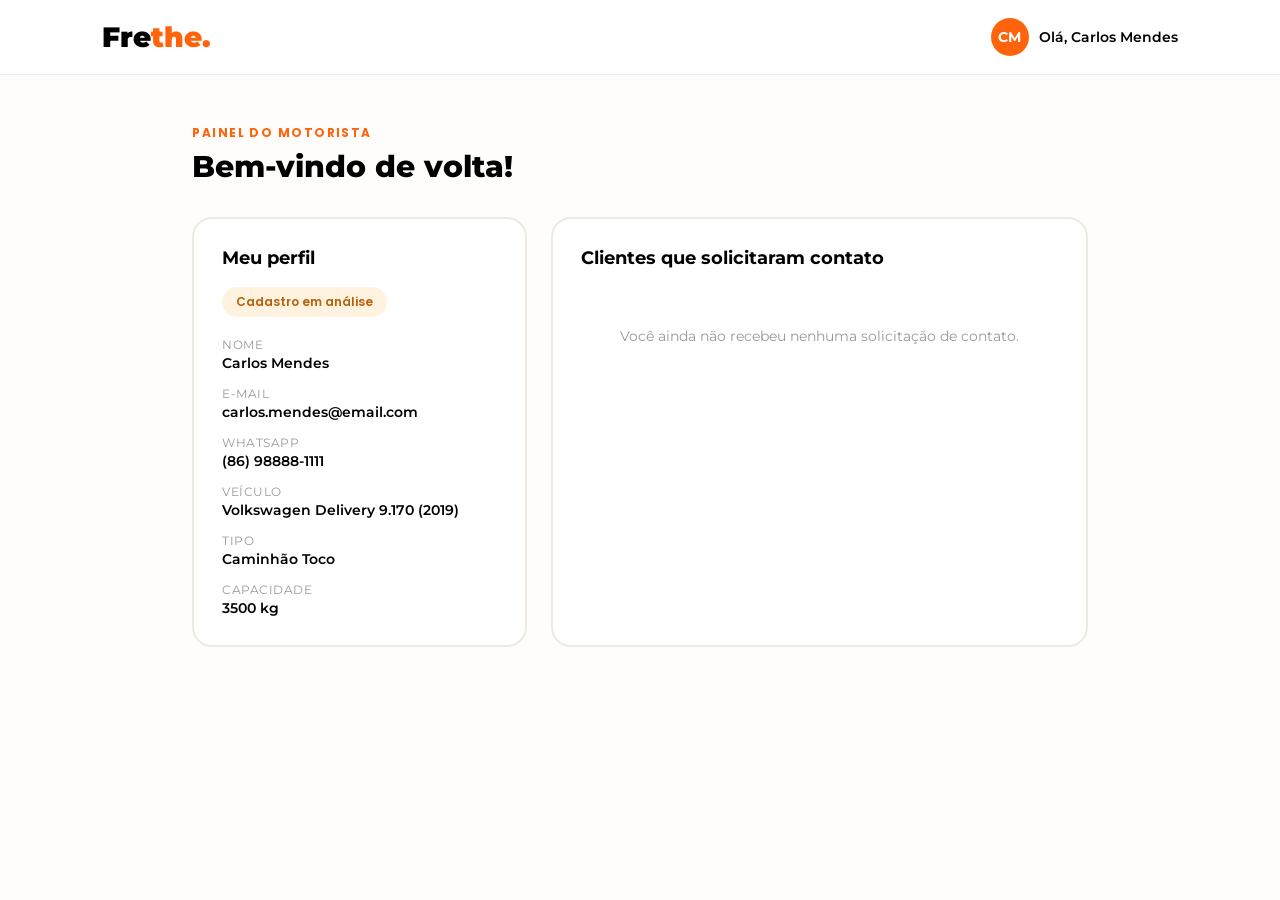
<file: painel-prestador.html>
<!DOCTYPE html>
<html lang="pt-br">
<head>
    <meta charset="UTF-8">
    <meta name="viewport" content="width=device-width, initial-scale=1.0">
    <title>Frethe. — Painel do Prestador</title>
    <link href="https://fonts.googleapis.com/css2?family=Montserrat:ital,wght@0,500;0,600;0,700;0,800;1,900&family=Poppins:ital,wght@0,400;0,500;0,600;0,700&display=swap" rel="stylesheet">
    <link rel="stylesheet" href="painel-prestador.css">
</head>
<body>

<header>
    <a href="index.html" class="logo">Fre<span>the.</span></a>
    <div class="user-chip">
        <span class="user-avatar">CM</span>
        <span class="user-name">Olá, Carlos Mendes</span>
    </div>
</header>

<main>
    <div class="page-head">
        <span class="eyebrow">Painel do motorista</span>
        <h1>Bem-vindo de volta!</h1>
    </div>

    <div class="grid">
        <!-- CARD: MEU PERFIL -->
        <section class="card">
            <h2 class="card-title">Meu perfil</h2>

            <div class="status status--pendente">
                Cadastro em análise
            </div>

            <dl class="perfil-lista">
                <dt>Nome</dt>
                <dd>Carlos Mendes</dd>

                <dt>E-mail</dt>
                <dd>carlos.mendes@email.com</dd>

                <dt>WhatsApp</dt>
                <dd>(86) 98888-1111</dd>

                <dt>Veículo</dt>
                <dd>Volkswagen Delivery 9.170 (2019)</dd>

                <dt>Tipo</dt>
                <dd>Caminhão Toco</dd>

                <dt>Capacidade</dt>
                <dd>3500 kg</dd>
            </dl>
        </section>

        <!-- CARD: CLIENTES QUE SOLICITARAM CONTATO -->
        <section class="card card--wide">
            <h2 class="card-title">Clientes que solicitaram contato</h2>

            <div class="empty">
                <p>Você ainda não recebeu nenhuma solicitação de contato.</p>
            </div>
        </section>
    </div>
</main>

</body>
</html>
</file>
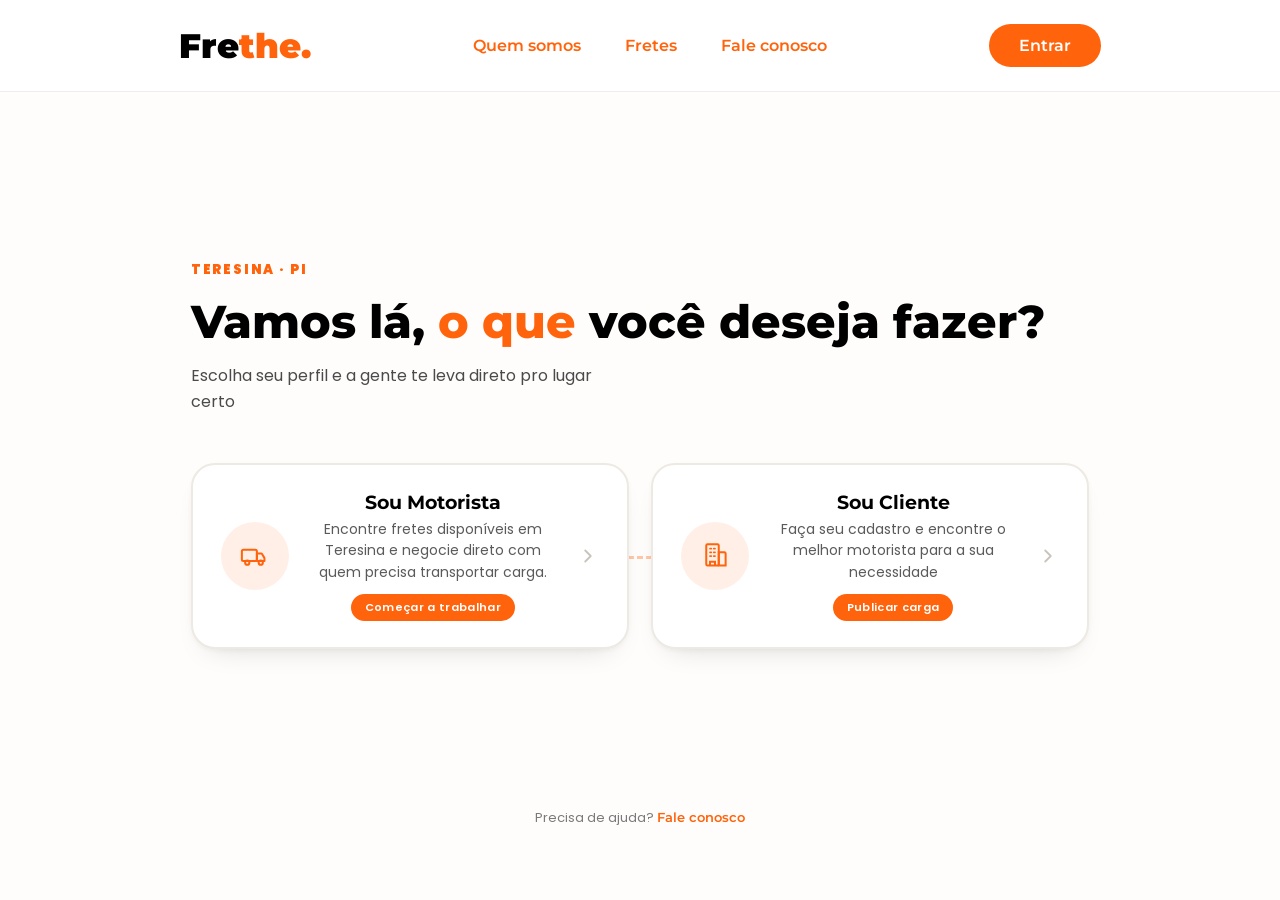
<file: selecao-perfil.html>
<!DOCTYPE html>
<html lang="PT-br">
<head>
<meta charset="UTF-8">
<meta http-equiv="X-UA-Compatible" content="IE=edge">
<meta name="viewport" content="width=device-width, initial-scale=1.0">
<title>Frethe. — O que você deseja fazer?</title>
<link rel="stylesheet" href="cadastrocli.css">
<link href="https://fonts.googleapis.com/css2?family=Montserrat:ital,wght@0,500;0,600;0,700;0,800;1,100;1,400;1,500;1,600;1,800;1,900&family=Poppins:ital,wght@0,200;0,300;0,900;1,400;1,900&display=swap" rel="stylesheet">
<style>
*{
    padding: 0;
    margin: 0;
    list-style: none;
    box-sizing: border-box;
    text-decoration: none;
    scroll-behavior: smooth;
    font-family: 'Montserrat', sans-serif;
}
body{
    color: black;
    background: #FFFDFB;
    display: flex;
    flex-direction: column;
    min-height: 100vh;
}

/* HEADER — igual ao index.html original */
header{
    position: fixed;
    width: 100%;
    top: 0;
    right: 0;
    z-index: 1000;
    display: flex;
    align-items: center;
    justify-content: space-between;
    background: white;
    padding: 24px 14%;
    box-shadow: 0 1px 0 rgba(0,0,0,0.06);
    transition: all .50s ease;
}
.logo{
    display: flex;
    align-items: center;
    font-size: 34px;
    font-weight: 900;
    color: black;
}
.logo span{
    color: rgb(255,99,11);
}
.navlist{
    display: flex;
}
.navlist a{
    font-size: 16px;
    color: rgb(255,99,11);
    margin: 0 22px;
    font-weight: 600;
}
.navlist a:hover{
    color: black;
}
.buttonLg{
    margin: 0;
    padding: 12px 30px;
    background: rgb(255,99,11);
    border-radius: 3rem;
}
.buttonLg a{
    color: white;
    font-weight: 600;
}
.buttonLg:hover{
    background: black;
}

/* MAIN */
main{
    padding: 160px 14% 80px;
    flex: 1;
    display: flex;
    align-items: center;
}
.stage{
    width: 100%;
    max-width: 900px;
}
.eyebrow{
    display: inline-block;
    font-family: 'Poppins', sans-serif;
    font-weight: 900;
    font-size: 13px;
    letter-spacing: 0.14em;
    text-transform: uppercase;
    color: rgb(255,99,11);
    margin-bottom: 16px;
}
h1{
    font-family: 'Montserrat', sans-serif;
    font-weight: 800;
    font-size: 46px;
    line-height: 1.15;
    color: black;
    margin-bottom: 14px;
}
h1 span{
    color: rgb(255,99,11);
}
.subtitle{
    font-family: 'Poppins', sans-serif;
    font-weight: 400;
    font-size: 16px;
    line-height: 1.6;
    color: #4a4a4a;
    max-width: 44ch;
    margin-bottom: 48px;
}

/* ROTA — assinatura visual: linha tracejada ligando os dois perfis, como um trajeto de entrega */
.route{
    position: relative;
    display: flex;
    flex-direction: row;
    flex-wrap: wrap;
    justify-content: center;
    gap: 22px;
}
.route::before{
    content: '';
    position: absolute;
    top: 50%;
    left: 48px;
    right: 48px;
    height: 3px;
    border-top: 3px dashed rgba(255,99,11,0.35);
    z-index: -1;
}

.card{
    position: relative;
    flex: 1 1 380px;
    display: flex;
    align-items: center;
    gap: 22px;
    background: white;
    border: 2px solid #EDEAE4;
    border-radius: 24px;
    padding: 26px 28px;
    color: inherit;
    box-shadow: 0 2px 4px rgba(0,0,0,0.03), 0 14px 30px -18px rgba(0,0,0,0.18);
    transition: transform .18s ease, box-shadow .18s ease, border-color .18s ease;
}
.card:hover{
    transform: translateY(-3px);
    border-color: rgb(255,99,11);
    box-shadow: 0 4px 10px rgba(0,0,0,0.05), 0 22px 40px -18px rgba(255,99,11,0.35);
}
.card:focus-visible{
    outline: 3px solid rgb(255,99,11);
    outline-offset: 3px;
}

.icon{
    position: relative;
    z-index: 1;
    flex: none;
    width: 68px;
    height: 68px;
    border-radius: 50%;
    background: rgba(255,99,11,0.10);
    display: flex;
    align-items: center;
    justify-content: center;
}
.icon svg{ width: 30px; height: 30px; }

.card-body{ flex: 1; min-width: 0; }
.card-title{
    font-family: 'Montserrat', sans-serif;
    font-weight: 700;
    font-size: 19px;
    color: black;
    margin-bottom: 5px;
}
.card-desc{
    font-family: 'Poppins', sans-serif;
    font-weight: 400;
    font-size: 14px;
    line-height: 1.55;
    color: #5a5a5a;
    margin-bottom: 10px;
}
.tag{
    display: inline-block;
    font-family: 'Poppins', sans-serif;
    font-weight: 600;
    font-size: 11px;
    letter-spacing: 0.03em;
    color: white;
    background: rgb(255,99,11);
    padding: 5px 14px;
    border-radius: 3rem;
}

.chevron{
    flex: none;
    color: #C9C4BB;
    transition: transform .18s ease, color .18s ease;
}
.card:hover .chevron{
    transform: translateX(4px);
    color: rgb(255,99,11);
}

footer{
    text-align: center;
    font-family: 'Poppins', sans-serif;
    font-size: 13px;
    color: #7a7a7a;
    padding: 20px 24px 32px;
}
footer a{
    color: rgb(255,99,11);
    font-weight: 600;
}
footer a:hover{ color: black; }

@media (max-width: 900px){
    header{ padding: 20px 6%; }
    main{ padding: 140px 6% 60px; }
    h1{ font-size: 34px; }
    .navlist{ display: none; }
}
@media (max-width: 480px){
    .card{ align-items: flex-start; padding: 20px; gap: 14px; }
    .icon{ width: 52px; height: 52px; }
    .icon svg{ width: 24px; height: 24px; }
    .chevron{ display: none; }
    h1{ font-size: 28px; }
}
@media (prefers-reduced-motion: reduce){
    .card, .chevron{ transition: none; }
}
</style>
</head>
<body>

<header>
    <a href="index.html" class="logo">Fre<span>the.</span></a>
    <nav class="navlist">
        <a href="em-desenvolvimento.html">Quem somos</a>
        <a href="em-desenvolvimento.html">Fretes</a>
        <a href="em-desenvolvimento.html">Fale conosco</a>
    </nav>
    <nav class="buttonLg">
        <a href="login.html">Entrar</a>
    </nav>
</header>

<main>
    <div class="stage">
        <span class="eyebrow">Teresina · PI</span>
        <h1>Vamos lá, <span>o que</span> você deseja fazer?</h1>
        <p class="subtitle">Escolha seu perfil e a gente te leva direto pro lugar certo</p>

        <div class="route">
            <a href="cadastropres.html" class="card">
                <div class="icon">
                    <svg viewBox="0 0 24 24" fill="none" xmlns="http://www.w3.org/2000/svg">
                        <rect x="1.5" y="7" width="12" height="9" rx="1.2" stroke="rgb(255,99,11)" stroke-width="1.6"/>
                        <path d="M13.5 10H16.8C17.2 10 17.55 10.22 17.75 10.56L19.4 13.3C19.5 13.47 19.55 13.66 19.55 13.86V16H13.5V10Z" stroke="rgb(255,99,11)" stroke-width="1.6" stroke-linejoin="round"/>
                        <circle cx="5.8" cy="17.3" r="1.7" stroke="rgb(255,99,11)" stroke-width="1.6"/>
                        <circle cx="16.6" cy="17.3" r="1.7" stroke="rgb(255,99,11)" stroke-width="1.6"/>
                    </svg>
                </div>
                <div class="card-body">
                    <p class="card-title">Sou Motorista</p>
                    <p class="card-desc">Encontre fretes disponíveis em Teresina e negocie direto com quem precisa transportar carga.</p>
                    <span class="tag">Começar a trabalhar</span>
                </div>
                <svg class="chevron" width="22" height="22" viewBox="0 0 24 24" fill="none">
                    <path d="M9 6l6 6-6 6" stroke="currentColor" stroke-width="2" stroke-linecap="round" stroke-linejoin="round"/>
                </svg>
            </a>

            <a href="cadastrocli.html" class="card">
                <div class="icon">
                    <svg viewBox="0 0 24 24" fill="none" xmlns="http://www.w3.org/2000/svg">
                        <rect x="5" y="2.5" width="10" height="17" rx="1" stroke="rgb(255,99,11)" stroke-width="1.6"/>
                        <path d="M15 9H19.5C20.05 9 20.5 9.45 20.5 10V19.5H15V9Z" stroke="rgb(255,99,11)" stroke-width="1.6"/>
                        <path d="M8 6H9M8 9H9M8 12H9M11 6H12M11 9H12M11 12H12" stroke="rgb(255,99,11)" stroke-width="1.4" stroke-linecap="round"/>
                        <path d="M8 19.5V16.5H12V19.5" stroke="rgb(255,99,11)" stroke-width="1.6"/>
                    </svg>
                </div>
                <div class="card-body">
                    <p class="card-title">Sou Cliente</p>
                    <p class="card-desc">Faça seu cadastro e encontre o melhor motorista para a sua necessidade</p>
                    <span class="tag">Publicar carga</span>
                </div>
                <svg class="chevron" width="22" height="22" viewBox="0 0 24 24" fill="none">
                    <path d="M9 6l6 6-6 6" stroke="currentColor" stroke-width="2" stroke-linecap="round" stroke-linejoin="round"/>
                </svg>
            </a>
        </div>
    </div>
</main>

<footer>
    Precisa de ajuda? <a href="em-desenvolvimento.html">Fale conosco</a>
</footer>

</body>
</html>
</file>
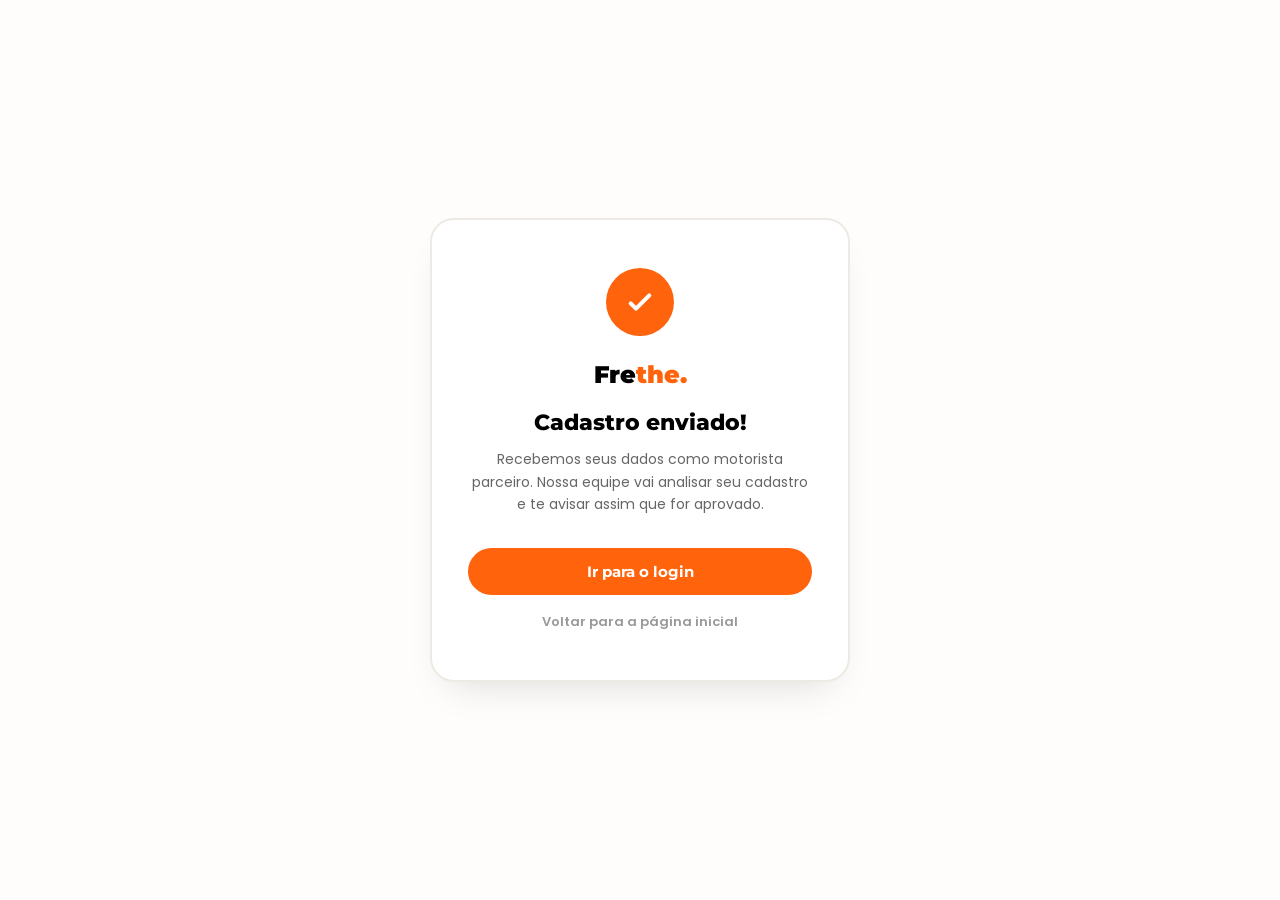
<file: sucesso-prestador.html>
<!DOCTYPE html>
<html lang="pt-br">
<head>
    <meta charset="UTF-8">
    <meta name="viewport" content="width=device-width, initial-scale=1.0">
    <title>Cadastro enviado — Frethe.</title>
    <link rel="stylesheet" href="sucesso.css">
    <link href="https://fonts.googleapis.com/css2?family=Montserrat:ital,wght@0,500;0,600;0,700;0,800;0,900&family=Poppins:ital,wght@0,400;0,500;0,600&display=swap" rel="stylesheet">
</head>
<body>
    <div class="container">
        <div class="card">
            <div class="icon-check">
                <svg viewBox="0 0 24 24" fill="none" xmlns="http://www.w3.org/2000/svg">
                    <path d="M5 13l4 4L19 7" stroke="white" stroke-width="3" stroke-linecap="round" stroke-linejoin="round"/>
                </svg>
            </div>

            <h2 class="title">Fre<span>the.</span></h2>

            <h1 class="mensagem">Cadastro enviado!</h1>
            <p class="subtitle">
                Recebemos seus dados como motorista parceiro. Nossa equipe vai analisar
                seu cadastro e te avisar assim que for aprovado.
            </p>

            <a href="login.html" class="buttonPrimary">Ir para o login</a>
            <a href="index.html" class="link-voltar">Voltar para a página inicial</a>
        </div>
    </div>
</body>
</html>
</file>
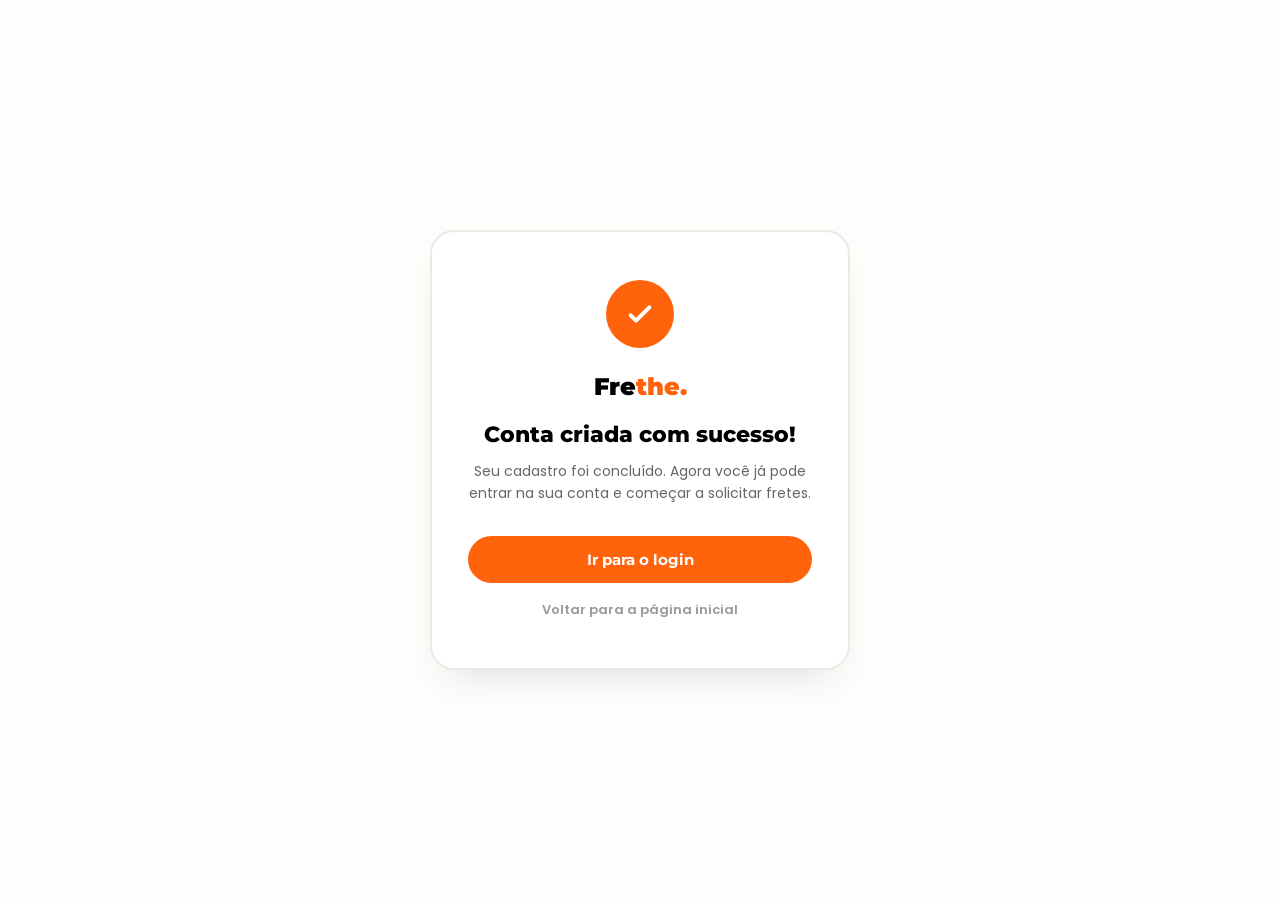
<file: sucesso.html>
<!DOCTYPE html>
<html lang="pt-br">
<head>
    <meta charset="UTF-8">
    <meta name="viewport" content="width=device-width, initial-scale=1.0">
    <title>Cadastro concluído — Frethe.</title>
    <link rel="stylesheet" href="sucesso.css">
    <link href="https://fonts.googleapis.com/css2?family=Montserrat:ital,wght@0,500;0,600;0,700;0,800;0,900&family=Poppins:ital,wght@0,400;0,500;0,600&display=swap" rel="stylesheet">
</head>
<body>
    <div class="container">
        <div class="card">
            <div class="icon-check">
                <svg viewBox="0 0 24 24" fill="none" xmlns="http://www.w3.org/2000/svg">
                    <path d="M5 13l4 4L19 7" stroke="white" stroke-width="3" stroke-linecap="round" stroke-linejoin="round"/>
                </svg>
            </div>

            <h2 class="title">Fre<span>the.</span></h2>

            <h1 class="mensagem">Conta criada com sucesso!</h1>
            <p class="subtitle">
                Seu cadastro foi concluído. Agora você já pode entrar na sua conta
                e começar a solicitar fretes.
            </p>

            <a href="login.html" class="buttonPrimary">Ir para o login</a>
            <a href="index.html" class="link-voltar">Voltar para a página inicial</a>
        </div>
    </div>
</body>
</html>
</file>
<file: style.css>
*{
    padding: 0;
    margin: 0;
    list-style: none;
    box-sizing: border-box;
    text-decoration: none;
    scroll-behavior:smooth;
    scroll-padding-top:3rem;
    font-family: 'Montserrat', sans-serif;
}
body{
    color: black;
    overflow-x: hidden;
}
header{
    position: fixed;
    width: 100%;
    top: 0;
    right: 0;
    z-index:1000;
    display: flex;
    align-items: center;
    justify-content: space-between;
    background:white;
    padding: 20px 8%;
    box-shadow: 0 2px 8px rgba(0,0,0,0.06);
    transition: all .50s ease;
}
.logo{
    display: flex;
    align-items: center;
    font-size: 32px;
    font-weight: 900;
    color: black;
}
.logo span{
    color:rgb(255,99,11,1);
}
.navlist{
    display: flex;
}
 .navlist a{
    font-size: 16px;
    font-weight: 600;
    color:rgb(255,99,11,1);
    margin: 0 20px;
    transition: color .2s ease;
}
.navlist a:hover{
    color:black;
}
.buttonLg a{
    color:white;
}
.buttonLg{
    margin: 0;
    padding: 12px 28px;
    background:rgb(255,99,11,1);
    border-radius: 3rem;
    text-decoration: none;
    transition: background .2s ease;
}
.buttonLg:hover{
    background:black;
}
.buttonCadastro{
    font-size: 14px;
    color: #555;
}
.buttonCadastro a{
    color:rgb(255,99,11,1);
    font-weight: 600;
}
.buttonCadastro a:hover{
    color:black;
}
section{
    padding: 70px 8% 60px;
}
.home{
    position: relative;
    min-height: 90vh;
    width: 100%;
    display: grid;
    grid-template-columns: repeat(2,1fr);
    align-items: center;
    gap: 3rem;
    padding-top: 120px;
}
.home-img img{
    width: 100%;
    height: auto;
    max-width: 480px;
}
.home-txt h1{
    font-size: 52px;
    font-weight: 700;
    line-height: 1.15;
    color: black;
}
.home-txt span{
    font-size: 46px;
    font-weight: 700;
    color:rgb(255,99,11,1);
}

/* HERO BANNER (imagem larga) */
.hero-banner{
    padding-top: 100px;
}
.hero-banner-img{
    width: 100%;
    line-height: 0;
}
.hero-banner-img img{
    width: 100%;
    height: auto;
    display: block;
    max-height: 560px;
    object-fit: cover;
    object-position: center top;
}
.hero-banner-txt{
    text-align: center;
    padding: 40px 8% 20px;
}
.hero-banner-txt h1{
    font-size: 42px;
    font-weight: 700;
    line-height: 1.25;
    color: black;
}
.hero-banner-txt span{
    color: rgb(255,99,11);
    font-weight: 700;
}

.home2{
    background-color:rgb(255,99,11,1);
}
.home2-txt{
   text-align: center;
   max-width: 700px;
   margin: 0 auto;
}
.home2 h1{
    color: white;
    font-size: 28px;
    font-weight: 800;
    letter-spacing: 0.04em;
    text-transform: uppercase;
    margin-bottom: 16px;
}
.home2 h2{
    font-size:32px;
    font-weight: 600;
    line-height: 1.35;
    color: white;
}
.home2 span{
    color:white;
    font-weight: 800;
}
.home2-img img{
    width: 26%;
    min-width: 220px;
    height: auto;
}
.home2-img{
    margin-top: 70px;
    display: flex;
    justify-content: space-around;
    align-items: center;
    flex-wrap: wrap;
    gap: 2rem;
}
.home2-txt2{
    align-items: center;
    font-size: 22px;
    display: flex;
    justify-content: space-around;
    flex-wrap: wrap;
    gap: 2rem;
    margin-top: 40px;
    text-align: center;
}
.home2-txt2 h3{
    font-size: 22px;
    font-weight: 600;
    color: white;
    line-height: 1.4;
}
.home2-txt2 span{
    font-weight: 800;
}
footer{
    text-align: center;
    font-family: 'Poppins', sans-serif;
    font-size: 13px;
    color: #7a7a7a;
    padding: 20px 24px 32px;
}
footer a{
    color: rgb(255,99,11);
    font-weight: 600;
}
footer a:hover{ color: black; }
.cta{
    display: grid;
    grid-template-columns: 1fr 1fr;
    align-items: center;
    gap: 40px;
    background: black;
    padding: 90px 8%;
}
.cta-img img{
    width: 100%;
    max-width: 420px;
}
.cta-content{
    text-align: left;
}
.cta-content h1{
    color: white;
    font-size: 46px;
    font-weight: 800;
    margin-bottom: 18px;
    line-height: 1.2;
}
.cta-content h1 span{
    color:rgb(255,99,11,1);
}
.cta-content p{
    color: #cccccc;
    font-size: 18px;
    font-weight: 500;
    margin-bottom: 44px;
}
.buttonCta{
    display: inline-block;
    padding: 18px 48px;
    background:rgb(255,99,11,1);
    color: white;
    font-size: 20px;
    font-weight: 700;
    border-radius: 3rem;
    transition: background .3s ease, color .3s ease, transform .2s ease;
}
.buttonCta:hover{
    background: white;
    color: black;
    transform: translateY(-3px);
}

/* COMO FUNCIONA */
.eyebrow-center{
    display: block;
    text-align: center;
    font-family: 'Poppins', sans-serif;
    font-weight: 700;
    font-size: 13px;
    letter-spacing: 0.14em;
    text-transform: uppercase;
    color: rgb(255,99,11);
    margin-bottom: 8px;
}
.howworks-title{
    text-align: center;
    font-size: 32px;
    font-weight: 800;
    color: black;
    margin-bottom: 48px;
}
.howworks{
    padding: 70px 8%;
    background: #FFFDFB;
}
.steps-grid{
    display: grid;
    grid-template-columns: repeat(3, 1fr);
    gap: 32px;
}
.step-card{
    position: relative;
    background: white;
    border: 2px solid #EDEAE4;
    border-radius: 20px;
    padding: 36px 24px;
    text-align: center;
    transition: transform .2s ease, box-shadow .2s ease;
}
.step-card:hover{
    transform: translateY(-4px);
    box-shadow: 0 20px 30px -20px rgba(0,0,0,0.2);
}
.step-number{
    position: absolute;
    top: -16px;
    left: 50%;
    transform: translateX(-50%);
    width: 32px;
    height: 32px;
    background: rgb(255,99,11);
    color: white;
    font-weight: 800;
    font-family: 'Poppins', sans-serif;
    border-radius: 50%;
    display: flex;
    align-items: center;
    justify-content: center;
    font-size: 14px;
}
.step-card img{
    width: 140px;
    height: 140px;
    margin: 12px auto 20px;
    object-fit: contain;
}
.step-card h3{
    font-size: 18px;
    font-weight: 700;
    color: black;
    margin-bottom: 10px;
}
.step-card p{
    font-family: 'Poppins', sans-serif;
    font-size: 14px;
    color: #666;
    line-height: 1.6;
}

/* TIPOS DE VEÍCULO */
.vehicles{
    padding: 60px 8% 80px;
    background: #FFFDFB;
}
.vehicles-grid{
    display: flex;
    justify-content: center;
    flex-wrap: wrap;
    gap: 16px;
}
.vehicle-chip{
    flex: 0 1 160px;
}
.vehicle-chip{
    display: flex;
    flex-direction: column;
    align-items: center;
    gap: 10px;
    background: white;
    border: 2px solid #EDEAE4;
    border-radius: 16px;
    padding: 24px 12px;
    transition: border-color .2s ease, transform .2s ease;
}
.vehicle-chip:hover{
    border-color: rgb(255,99,11);
    transform: translateY(-3px);
}
.vehicle-chip svg{
    width: 34px;
    height: 34px;
}
.vehicle-chip span{
    font-family: 'Poppins', sans-serif;
    font-weight: 600;
    font-size: 13px;
    color: black;
}

/* ESTATÍSTICAS */
.stats{
    display: grid;
    grid-template-columns: repeat(4, 1fr);
    background: black;
    padding: 50px 8%;
    gap: 24px;
}
.stat-item{
    text-align: center;
}
.stat-number{
    display: block;
    font-size: 32px;
    font-weight: 800;
    color: rgb(255,99,11);
    margin-bottom: 6px;
}
.stat-label{
    font-family: 'Poppins', sans-serif;
    font-size: 13px;
    color: #ccc;
}

/* RESPONSIVIDADE */
@media (max-width: 900px){
    header{ padding: 18px 6%; }
    .navlist{ display: none; }
    .home{
        grid-template-columns: 1fr;
        text-align: center;
        padding-top: 140px;
        gap: 2rem;
    }
    .home-txt h1{ font-size: 38px; }
    .home-txt span{ font-size: 34px; }
    .home2 h2{ font-size: 24px; }
    section{ padding: 50px 6%; }
    .steps-grid{ grid-template-columns: 1fr; }
    .vehicles-grid{ grid-template-columns: repeat(3, 1fr); }
    .stats{ grid-template-columns: repeat(2, 1fr); }
    .cta{ grid-template-columns: 1fr; text-align: center; }
    .cta-content{ text-align: center; }
}
@media (max-width: 500px){
    .logo{ font-size: 26px; }
    .home-txt h1{ font-size: 30px; }
    .home-txt span{ font-size: 26px; }
    .home2-img img{ width: 60%; }
    .cta-content h1{ font-size: 28px; }
    .vehicles-grid{ grid-template-columns: repeat(2, 1fr); }
    .stats{ grid-template-columns: 1fr 1fr; }
}
</file>
<file: cadastrocli.css>
*{
    list-style: none;
    text-decoration: none;
    box-sizing: border-box;
    font-family: 'Montserrat', sans-serif;
    margin: 0;
    padding: 0;
}

body{
    background-color: #FAFAF9;
    min-height: 100vh;
    display: flex;
    align-items: center;
    justify-content: center;
    padding: 40px 16px;
}

.container{
    width: 100%;
    display: flex;
    justify-content: center;
}

.card{
    width: 100%;
    max-width: 480px;
    background: #ffffff;
    border-radius: 24px;
    padding: 44px 40px 36px;
    box-shadow: 0 1px 2px rgba(0,0,0,0.04), 0 24px 48px -20px rgba(0,0,0,0.15);
    text-align: center;
}

.title{
    font-size: 44px;
    font-weight: 900;
    color: rgb(255,99,11);
    margin-bottom: 4px;
}
.title span{
    color: #000;
}

.subtitle{
    font-size: 14px;
    font-weight: 500;
    color: #6b6b6b;
    margin-bottom: 32px;
}

.form{
    text-align: left;
}

.grid-2{
    display: grid;
    grid-template-columns: 1fr 1fr;
    gap: 16px;
}

.field{
    margin-bottom: 18px;
}

.field label{
    display: block;
    font-size: 13px;
    font-weight: 700;
    color: #1a1a1a;
    margin-bottom: 6px;
}

.campo{
    width: 100%;
    height: 46px;
    padding: 0 16px;
    font-size: 14px;
    font-weight: 500;
    color: #1a1a1a;
    background-color: #fff;
    border: 1.5px solid #E4E1D9;
    border-radius: 10px;
    transition: border-color .2s ease, box-shadow .2s ease;
}

.campo::placeholder{
    color: #B5B5B5;
    font-weight: 400;
}

.campo:focus{
    outline: none;
    border-color: rgb(255,99,11);
    box-shadow: 0 0 0 3px rgba(255,99,11,0.15);
}

.buttonCriar{
    width: 100%;
    height: 52px;
    margin-top: 8px;
    background-color: rgb(255,99,11);
    color: #fff;
    font-size: 15px;
    font-weight: 700;
    letter-spacing: .04em;
    border: none;
    border-radius: 3rem;
    cursor: pointer;
    transition: background-color .3s ease, transform .2s ease;
}

.buttonCriar:hover{
    background-color: #000;
    transform: translateY(-2px);
}

.login-link{
    margin-top: 24px;
    font-size: 13.5px;
    font-weight: 500;
    color: #6b6b6b;
}

.login-link a{
    color: rgb(255,99,11);
    font-weight: 700;
}

.login-link a:hover{
    color: #000;
}

@media (max-width: 480px){
    .card{ padding: 32px 22px 28px; border-radius: 18px; }
    .title{ font-size: 36px; }
    .grid-2{ grid-template-columns: 1fr; gap: 0; }
}
</file>
<file: cadastropres.css>
*{
    list-style: none;
    text-decoration: none;
    box-sizing: border-box;
    font-family: 'Montserrat', sans-serif;
    margin: 0;
    padding: 0;
}

body{
    background-color: #FAFAF9;
    min-height: 100vh;
    display: flex;
    align-items: center;
    justify-content: center;
    padding: 40px 16px;
}

.container{
    width: 100%;
    display: flex;
    justify-content: center;
}

.card{
    width: 100%;
    max-width: 480px;
    background: #ffffff;
    border-radius: 24px;
    padding: 44px 40px 36px;
    box-shadow: 0 1px 2px rgba(0,0,0,0.04), 0 24px 48px -20px rgba(0,0,0,0.15);
    text-align: center;
}

.card--wide{
    max-width: 560px;
    text-align: left;
}

.card--wide .title,
.card--wide .subtitle{
    text-align: center;
}

.title{
    font-size: 40px;
    font-weight: 900;
    color: rgb(255,99,11);
    margin-bottom: 4px;
}
.title span{
    color: #000;
}

.subtitle{
    font-size: 14px;
    font-weight: 500;
    color: #6b6b6b;
    margin-bottom: 30px;
}

/* ---------- INDICADOR DE ETAPAS (linha tracejada = assinatura visual do Frethe) ---------- */
.steps{
    display: flex;
    align-items: center;
    justify-content: center;
    gap: 12px;
    margin-bottom: 34px;
}

.step{
    display: flex;
    align-items: center;
    gap: 10px;
    opacity: .45;
    transition: opacity .25s ease;
}

.step.is-active{
    opacity: 1;
}

.step-dot{
    width: 30px;
    height: 30px;
    flex: none;
    border-radius: 50%;
    display: flex;
    align-items: center;
    justify-content: center;
    background: #F1EFE9;
    color: #6b6b6b;
    font-size: 13px;
    font-weight: 700;
    transition: background .25s ease, color .25s ease;
}

.step.is-active .step-dot{
    background: rgb(255,99,11);
    color: #fff;
}

.step-name{
    font-size: 12.5px;
    font-weight: 700;
    color: #1a1a1a;
    white-space: nowrap;
}

.step-line{
    flex: 1;
    max-width: 56px;
    height: 0;
    border-top: 2px dashed #E4E1D9;
}

/* ---------- FORM ---------- */
.form{
    text-align: left;
}

.panel{
    animation: fadeIn .25s ease;
}

@keyframes fadeIn{
    from{ opacity: 0; transform: translateY(4px); }
    to{ opacity: 1; transform: translateY(0); }
}

.grid-2{
    display: grid;
    grid-template-columns: 1fr 1fr;
    gap: 16px;
}

.field{
    margin-bottom: 18px;
}

.field label{
    display: block;
    font-size: 13px;
    font-weight: 700;
    color: #1a1a1a;
    margin-bottom: 6px;
}

.opcional{
    font-weight: 500;
    color: #B5B5B5;
    text-transform: none;
    font-size: 12px;
}

.campo{
    width: 100%;
    height: 46px;
    padding: 0 16px;
    font-size: 14px;
    font-weight: 500;
    color: #1a1a1a;
    background-color: #fff;
    border: 1.5px solid #E4E1D9;
    border-radius: 10px;
    transition: border-color .2s ease, box-shadow .2s ease;
    font-family: 'Montserrat', sans-serif;
}

.campo::placeholder{
    color: #B5B5B5;
    font-weight: 400;
}

.campo:focus{
    outline: none;
    border-color: rgb(255,99,11);
    box-shadow: 0 0 0 3px rgba(255,99,11,0.15);
}

select.campo{
    appearance: none;
    background-image: url("data:image/svg+xml,%3Csvg xmlns='http://www.w3.org/2000/svg' width='14' height='14' viewBox='0 0 24 24' fill='none' stroke='%23999' stroke-width='2'%3E%3Cpath d='M6 9l6 6 6-6'/%3E%3C/svg%3E");
    background-repeat: no-repeat;
    background-position: right 16px center;
    padding-right: 40px;
}

.campo--area{
    height: 88px;
    padding: 12px 16px;
    resize: vertical;
    line-height: 1.5;
}

.campo--file{
    height: auto;
    padding: 10px 14px;
    font-size: 13px;
    color: #6b6b6b;
}

/* ---------- BOTÕES ---------- */
.actions{
    margin-top: 8px;
}

.actions--split{
    display: grid;
    grid-template-columns: 1fr 1.4fr;
    gap: 14px;
}

.buttonPrimary{
    width: 100%;
    height: 52px;
    background-color: rgb(255,99,11);
    color: #fff;
    font-size: 15px;
    font-weight: 700;
    letter-spacing: .04em;
    border: none;
    border-radius: 3rem;
    cursor: pointer;
    transition: background-color .3s ease, transform .2s ease;
}

.buttonPrimary:hover{
    background-color: #000;
    transform: translateY(-2px);
}

.buttonGhost{
    width: 100%;
    height: 52px;
    background: transparent;
    color: #1a1a1a;
    font-size: 15px;
    font-weight: 700;
    border: 1.5px solid #E4E1D9;
    border-radius: 3rem;
    cursor: pointer;
    transition: border-color .25s ease, color .25s ease;
}

.buttonGhost:hover{
    border-color: rgb(255,99,11);
    color: rgb(255,99,11);
}

.login-link{
    margin-top: 26px;
    text-align: center;
    font-size: 13.5px;
    font-weight: 500;
    color: #6b6b6b;
}

.login-link a{
    color: rgb(255,99,11);
    font-weight: 700;
}

.login-link a:hover{
    color: #000;
}

@media (max-width: 480px){
    .card{ padding: 32px 22px 28px; border-radius: 18px; }
    .title{ font-size: 34px; }
    .grid-2{ grid-template-columns: 1fr; gap: 0; }
    .step-name{ display: none; }
    .actions--split{ grid-template-columns: 1fr; }
}
</file>
<file: login.css>
*{
    margin: 0;
    padding: 0;
    box-sizing: border-box;
    text-decoration: none;
    list-style: none;
    font-family: 'Montserrat', sans-serif;
}

body{
    min-height: 100vh;
    background: #F6F5F1;
}

.container{
    display: flex;
    align-items: center;
    justify-content: center;
    min-height: 100vh;
    padding: 40px 24px;
}

.content{
    width: 100%;
    max-width: 980px;
    min-height: 600px;
    display: grid;
    grid-template-columns: 1.05fr 1fr;
    background: #ffffff;
    border-radius: 28px;
    overflow: hidden;
    box-shadow: 0 1px 2px rgba(0,0,0,0.04), 0 40px 80px -30px rgba(0,0,0,0.22);
}

/* ------- COLUNA LARANJA ------- */
.first-column{
    position: relative;
    background: linear-gradient(160deg, rgb(255,123,45) 0%, rgb(255,99,11) 55%, rgb(230,84,0) 100%);
    display: flex;
    flex-direction: column;
    justify-content: center;
    align-items: flex-start;
    padding: 60px 56px;
    overflow: hidden;
}

.pattern-dots{
    position: absolute;
    inset: 0;
    background-image: radial-gradient(rgba(255,255,255,0.16) 1.6px, transparent 1.6px);
    background-size: 22px 22px;
    opacity: .7;
    pointer-events: none;
}

.truck-mark{
    position: absolute;
    right: -18px;
    bottom: -16px;
    width: 160px;
    height: 160px;
    opacity: .14;
    transform: rotate(-6deg);
}

.first-column-inner{
    position: relative;
    z-index: 1;
}

.eyebrow{
    display: inline-block;
    font-size: 12px;
    font-weight: 700;
    letter-spacing: .14em;
    text-transform: uppercase;
    color: rgba(255,255,255,0.85);
    background: rgba(255,255,255,0.14);
    padding: 6px 14px;
    border-radius: 3rem;
    margin-bottom: 22px;
}

.title-primary{
    color: #fff;
    font-size: 38px;
    font-weight: 800;
    line-height: 1.22;
    margin-bottom: 16px;
}

.description-primary{
    color: rgba(255,255,255,0.9);
    font-size: 15px;
    font-weight: 500;
    margin-bottom: 26px;
}

.btn-primary{
    position: relative;
    z-index: 1;
    background: transparent;
    color: #fff;
    border: 1.5px solid rgba(255,255,255,0.8);
    border-radius: 3rem;
    padding: 14px 34px;
    font-size: 13px;
    font-weight: 700;
    letter-spacing: .04em;
    cursor: pointer;
    transition: background .25s ease, color .25s ease, transform .2s ease;
}

.btn-primary:hover{
    background: #fff;
    color: rgb(255,99,11);
    transform: translateY(-2px);
}

.route-track{
    position: relative;
    z-index: 1;
    display: flex;
    align-items: center;
    gap: 8px;
    margin-top: 48px;
}

.route-track .dot{
    width: 8px;
    height: 8px;
    border-radius: 50%;
    background: #fff;
}

.route-track .dot--end{
    background: rgba(255,255,255,0.5);
}

.route-track .line{
    flex: 1;
    max-width: 90px;
    height: 0;
    border-top: 2px dashed rgba(255,255,255,0.5);
}

/* ------- COLUNA BRANCA / FORM ------- */
.second-column{
    display: flex;
    align-items: center;
    justify-content: center;
    padding: 56px 48px;
    background: #ffffff;
}

.form-card{
    width: 100%;
    max-width: 340px;
}

.title-second{
    font-size: 34px;
    font-weight: 900;
    color: rgb(255,99,11);
    margin-bottom: 6px;
}

.title-second span{
    color: #000;
}

.description-second{
    font-size: 14px;
    font-weight: 500;
    color: #6b6b6b;
    margin-bottom: 30px;
}

.form{
    display: flex;
    flex-direction: column;
}

.label-input{
    position: relative;
    display: flex;
    align-items: center;
    margin-bottom: 18px;
}

.icon-modify{
    position: absolute;
    left: 18px;
    font-size: 15px;
    color: rgb(255,99,11);
}

.label-input input{
    width: 100%;
    height: 50px;
    padding: 0 18px 0 46px;
    font-size: 14px;
    font-weight: 500;
    color: #1a1a1a;
    background: #fff;
    border: 1.5px solid #E4E1D9;
    border-radius: 12px;
    transition: border-color .2s ease, box-shadow .2s ease;
}

.label-input input::placeholder{
    color: #B5B5B5;
    font-weight: 400;
}

.label-input input:focus{
    outline: none;
    border-color: rgb(255,99,11);
    box-shadow: 0 0 0 3px rgba(255,99,11,0.14);
}

.btn-second{
    height: 52px;
    margin-top: 6px;
    background: rgb(255,99,11);
    color: #fff;
    font-size: 14px;
    font-weight: 700;
    letter-spacing: .04em;
    border: none;
    border-radius: 3rem;
    cursor: pointer;
    transition: background .3s ease, transform .2s ease;
}

.btn-second:hover{
    background: #000;
    transform: translateY(-2px);
}

.description-three{
    display: block;
    text-align: center;
    margin-top: 18px;
    font-size: 13px;
    font-weight: 500;
    color: #6b6b6b;
}

.description-three:hover{
    color: rgb(255,99,11);
}

/* ------- RESPONSIVO ------- */
@media (max-width: 860px){
    .content{
        grid-template-columns: 1fr;
        border-radius: 22px;
    }
    .first-column{
        padding: 44px 36px;
        min-height: 260px;
    }
    .title-primary{ font-size: 30px; }
    .second-column{ padding: 40px 30px; }
    .route-track{ display: none; }
    .truck-mark{ width: 120px; height: 120px; }
}

@media (max-width: 420px){
    .container{ padding: 0; }
    .content{ border-radius: 0; min-height: 100vh; }
}
</file>
<file: painel-cliente1.css>
*{
    padding: 0;
    margin: 0;
    list-style: none;
    box-sizing: border-box;
    text-decoration: none;
    scroll-behavior: smooth;
    font-family: 'Montserrat', sans-serif;
}
body{
    color: black;
    background: #FAFAF8;
}

/* HEADER — mesma base do selecao-perfil.html, adaptado pro usuário logado */
header{
    position: fixed;
    width: 100%;
    top: 0;
    right: 0;
    z-index: 1000;
    display: flex;
    align-items: center;
    justify-content: space-between;
    background: white;
    padding: 20px 6%;
    box-shadow: 0 1px 0 rgba(0,0,0,0.06);
}
.logo{
    display: flex;
    align-items: center;
    font-size: 30px;
    font-weight: 900;
    color: black;
}
.logo span{ color: rgb(255,99,11); }

.header-right{
    display: flex;
    align-items: center;
    gap: 22px;
}
.navlist{
    display: flex;
    align-items: center;
}
.navlist a{
    font-size: 14.5px;
    font-weight: 600;
    color: #4a4a4a;
    margin: 0 16px;
    transition: color .2s ease;
}
.navlist a.active{ color: rgb(255,99,11); }
.navlist a:hover{ color: rgb(255,99,11); }

.user-chip{
    display: flex;
    align-items: center;
    gap: 10px;
    padding: 6px 14px 6px 6px;
    border: 1.5px solid #EDEAE4;
    border-radius: 3rem;
    cursor: pointer;
    transition: border-color .2s ease;
}
.user-chip:hover{ border-color: rgb(255,99,11); }
.user-avatar{
    width: 32px;
    height: 32px;
    border-radius: 50%;
    background: rgb(255,99,11);
    color: white;
    font-size: 13px;
    font-weight: 700;
    display: flex;
    align-items: center;
    justify-content: center;
}
.user-name{ font-size: 13.5px; font-weight: 700; color: #1a1a1a; }

/* MAIN */
main{
    padding: 122px 6% 80px;
    max-width: 900px;
    margin: 0 auto;
}

.page-head{
    display: flex;
    align-items: flex-end;
    justify-content: space-between;
    flex-wrap: wrap;
    gap: 16px;
    margin-bottom: 26px;
}
.eyebrow{
    display: inline-block;
    font-family: 'Poppins', sans-serif;
    font-weight: 900;
    font-size: 12px;
    letter-spacing: 0.14em;
    text-transform: uppercase;
    color: rgb(255,99,11);
    margin-bottom: 8px;
}
h1{
    font-weight: 800;
    font-size: 30px;
    color: black;
}

/* TABS estilo pílula */
.tabs{
    display: inline-flex;
    background: #F1EFE9;
    border-radius: 3rem;
    padding: 4px;
    gap: 4px;
}
.tab{
    border: none;
    background: transparent;
    padding: 10px 20px;
    font-size: 13.5px;
    font-weight: 700;
    color: #6b6b6b;
    border-radius: 3rem;
    cursor: pointer;
    transition: background .2s ease, color .2s ease;
    font-family: 'Montserrat', sans-serif;
}
.tab.is-active{
    background: rgb(255,99,11);
    color: white;
}

/* BUSCA */
.search{
    position: relative;
    margin-bottom: 30px;
}
.search svg{
    position: absolute;
    left: 18px;
    top: 50%;
    transform: translateY(-50%);
    color: #A9A399;
}
.search input{
    width: 100%;
    height: 52px;
    padding: 0 18px 0 48px;
    font-size: 14px;
    font-weight: 500;
    font-family: 'Montserrat', sans-serif;
    color: #1a1a1a;
    background: white;
    border: 1.5px solid #EDEAE4;
    border-radius: 14px;
    transition: border-color .2s ease, box-shadow .2s ease;
}
.search input::placeholder{ color: #A9A399; }
.search input:focus{
    outline: none;
    border-color: rgb(255,99,11);
    box-shadow: 0 0 0 3px rgba(255,99,11,0.12);
}

/* LISTA DE VEÍCULOS */
.list {
    display: grid;
    grid-template-columns: repeat(2, 1fr);
    gap: 24px; /* Define o espaço entre os anúncios */
}

.vcard{
    background: white;
    border: 1.5px solid #EDEAE4;
    border-radius: 20px;
    overflow: hidden;
    box-shadow: 0 2px 4px rgba(0,0,0,0.02), 0 14px 30px -22px rgba(0,0,0,0.15);
    transition: transform .18s ease, box-shadow .18s ease, border-color .18s ease;
}
.vcard:hover{
    transform: translateY(-2px);
    border-color: rgb(255,99,11);
    box-shadow: 0 4px 10px rgba(0,0,0,0.04), 0 22px 40px -20px rgba(255,99,11,0.22);
}

.vcard-media{
    position: relative;
    background: linear-gradient(135deg, #FFB27A 0%, rgb(255,99,11) 60%, #C64E00 100%);
    display: flex;
    align-items: flex-end;
    justify-content: center;
    overflow: hidden;
}
.vcard-media svg{
    width: 46%;
    opacity: .9;
}
.vcard-media img{
    display: block;
    width: 100%;
    height: auto;
}
.vcard-media:not(:has(.gallery))::before{
    content: '';
    position: absolute;
    inset: 0;
    background-image: radial-gradient(rgba(255,255,255,0.18) 1.4px, transparent 1.4px);
    background-size: 20px 20px;
}

/* CARROSSEL DE FOTOS — arraste ou deslize para o lado */
.gallery{
    display: flex;
    width: 100%;
    overflow-x: auto;
    scroll-snap-type: x mandatory;
    scrollbar-width: none;
    cursor: grab;
    user-select: none;
}
.gallery::-webkit-scrollbar{ display: none; }
.gallery.is-dragging{ cursor: grabbing; scroll-snap-type: none; }

.gallery .slide {
    width: 100%;
    height: 220px; /* Você pode aumentar ou diminuir essa altura se quiser */
    object-fit: cover; 
    display: block;
}

.gallery-dots{
    position: absolute;
    left: 0;
    right: 0;
    bottom: 12px;
    z-index: 1;
    display: flex;
    justify-content: center;
    gap: 6px;
    pointer-events: none;
}
.gallery-dots span{
    width: 6px;
    height: 6px;
    border-radius: 50%;
    background: rgba(255,255,255,0.55);
    transition: background .2s ease, transform .2s ease;
}
.gallery-dots span.is-active{
    background: #ffffff;
    transform: scale(1.25);
}

.gallery-nav{
    position: absolute;
    top: 50%;
    transform: translateY(-50%);
    z-index: 2;
    width: 32px;
    height: 32px;
    display: flex;
    align-items: center;
    justify-content: center;
    background: rgba(20,35,31,0.45);
    border: none;
    border-radius: 50%;
    color: #fff;
    cursor: pointer;
    opacity: 0;
    transition: background .2s ease, opacity .2s ease;
}
.gallery-nav svg{ width: 16px; height: 16px; }
.gallery-nav--prev{ left: 10px; }
.gallery-nav--next{ right: 10px; }

.vcard-media:hover .gallery-nav{ opacity: 1; }
.gallery-nav:hover{ background: rgb(255,99,11); }

.gallery-nav:disabled{
    opacity: 0 !important;
    pointer-events: none;
}

@media (max-width: 768px) {
    .list {
        grid-template-columns: 1fr;
    }
}

.badge{
    position: absolute;
    top: 14px;
    font-family: 'Poppins', sans-serif;
    font-size: 11px;
    font-weight: 600;
    padding: 6px 13px;
    border-radius: 3rem;
    z-index: 1;
}
.badge--type{
    left: 14px;
    background: white;
    color: #1a1a1a;
}
.badge--verified{
    right: 14px;
    background: #1F8A4C;
    color: white;
    display: flex;
    align-items: center;
    gap: 5px;
}

.vcard-body{
    padding: 18px 20px 20px;
}
.vcard-top{
    display: flex;
    align-items: center;
    justify-content: space-between;
    margin-bottom: 2px;
}
.vcard-name{
    font-size: 17px;
    font-weight: 700;
    color: #1a1a1a;
}
.vcard-rating{
    display: flex;
    align-items: center;
    gap: 4px;
    font-size: 13.5px;
    font-weight: 700;
    color: #1a1a1a;
}
.vcard-rating svg{ width: 14px; height: 14px; }

.vcard-city{
    font-size: 13px;
    font-weight: 500;
    color: #8a8a8a;
    margin-bottom: 10px;
}

.vcard-desc{
    font-size: 13.5px;
    line-height: 1.55;
    color: #5a5a5a;
    margin-bottom: 14px;
}

.vcard-meta{
    display: flex;
    align-items: center;
    justify-content: space-between;
    margin-bottom: 16px;
}
.plate{
    font-family: 'Poppins', sans-serif;
    font-size: 12px;
    font-weight: 600;
    letter-spacing: .04em;
    color: #6b6b6b;
    background: #F1EFE9;
    padding: 5px 11px;
    border-radius: 6px;
}
.phone{
    display: flex;
    align-items: center;
    gap: 6px;
    font-size: 13px;
    font-weight: 600;
    color: #1a1a1a;
}
.phone svg{ width: 14px; height: 14px; color: rgb(255,99,11); }

.buttonSolicitar{
    width: 100%;
    height: 48px;
    background: #14231F;
    color: white;
    font-size: 14px;
    font-weight: 700;
    border: none;
    border-radius: 3rem;
    cursor: pointer;
    transition: background .25s ease, transform .18s ease;
}
.buttonSolicitar:hover{
    background: rgb(255,99,11);
    transform: translateY(-2px);
}

/* PAINEL "MINHAS SOLICITAÇÕES" — vazio por padrão */
.empty{
    display: none;
    flex-direction: column;
    align-items: center;
    text-align: center;
    padding: 70px 20px;
    color: #8a8a8a;
}
.empty svg{ width: 56px; height: 56px; margin-bottom: 18px; color: #D8D3C8; }
.empty p{ font-size: 14px; font-weight: 500; max-width: 34ch; }

@media (max-width: 640px){
    header{ padding: 16px 5%; }
    .navlist{ display: none; }
    .user-name{ display: none; }
    main{ padding: 96px 5% 60px; }
    h1{ font-size: 24px; }
    .page-head{ flex-direction: column; align-items: flex-start; }
}
</file>
<file: painel-prestador.css>
*{
    padding: 0;
    margin: 0;
    list-style: none;
    box-sizing: border-box;
    text-decoration: none;
    font-family: 'Montserrat', sans-serif;
}
body{
    color: black;
    background: #FFFDFB;
}

header{
    display: flex;
    align-items: center;
    justify-content: space-between;
    background: white;
    padding: 18px 8%;
    box-shadow: 0 1px 0 rgba(0,0,0,0.06);
}
.logo{
    font-size: 28px;
    font-weight: 900;
    color: black;
}
.logo span{
    color: rgb(255,99,11);
}
.user-chip{
    display: flex;
    align-items: center;
    gap: 10px;
}
.user-avatar{
    width: 38px;
    height: 38px;
    border-radius: 50%;
    background: rgb(255,99,11);
    color: white;
    font-weight: 700;
    font-size: 14px;
    display: flex;
    align-items: center;
    justify-content: center;
}
.user-name{
    font-size: 14px;
    font-weight: 600;
}

main{
    padding: 50px 8% 80px;
    max-width: 1100px;
    margin: 0 auto;
}
.page-head{
    margin-bottom: 32px;
}
.eyebrow{
    display: block;
    font-family: 'Poppins', sans-serif;
    font-weight: 700;
    font-size: 12px;
    letter-spacing: 0.12em;
    text-transform: uppercase;
    color: rgb(255,99,11);
    margin-bottom: 6px;
}
.page-head h1{
    font-size: 30px;
    font-weight: 800;
}

.grid{
    display: grid;
    grid-template-columns: 1fr 1.6fr;
    gap: 24px;
}
.card{
    background: white;
    border: 2px solid #EDEAE4;
    border-radius: 20px;
    padding: 28px;
}
.card-title{
    font-size: 18px;
    font-weight: 700;
    margin-bottom: 18px;
}

.status{
    display: inline-block;
    font-family: 'Poppins', sans-serif;
    font-weight: 600;
    font-size: 12px;
    padding: 6px 14px;
    border-radius: 3rem;
    margin-bottom: 20px;
}
.status--pendente{
    background: #FFF3E0;
    color: #B8600A;
}
.status--aprovado{
    background: #E4F7E9;
    color: #1F8A3B;
}
.status--rejeitado{
    background: #FBE4E4;
    color: #C0392B;
}

.perfil-lista{
    font-family: 'Poppins', sans-serif;
    font-size: 14px;
}
.perfil-lista dt{
    color: #999;
    font-size: 12px;
    text-transform: uppercase;
    letter-spacing: 0.04em;
    margin-top: 14px;
}
.perfil-lista dt:first-child{
    margin-top: 0;
}
.perfil-lista dd{
    color: black;
    font-weight: 600;
    margin-top: 2px;
}

.solicitacoes-lista{
    display: flex;
    flex-direction: column;
    gap: 12px;
}
.solicitacao-item{
    display: flex;
    justify-content: space-between;
    align-items: center;
    background: #FFFDFB;
    border: 1px solid #EDEAE4;
    border-radius: 14px;
    padding: 14px 18px;
}
.solicitacao-info{
    display: flex;
    flex-direction: column;
    gap: 3px;
}
.solicitacao-nome{
    font-weight: 700;
    font-size: 15px;
}
.solicitacao-data{
    font-family: 'Poppins', sans-serif;
    font-size: 12px;
    color: #999;
}
.solicitacao-telefone{
    font-family: 'Poppins', sans-serif;
    font-weight: 600;
    font-size: 14px;
    color: rgb(255,99,11);
}

.empty{
    text-align: center;
    padding: 40px 20px;
    color: #999;
    font-family: 'Poppins', sans-serif;
    font-size: 14px;
}

@media (max-width: 800px){
    .grid{
        grid-template-columns: 1fr;
    }
    main{
        padding: 40px 6% 60px;
    }
}
</file>
<file: sucesso.css>
*{
    padding: 0;
    margin: 0;
    box-sizing: border-box;
    text-decoration: none;
    font-family: 'Montserrat', sans-serif;
}
body{
    min-height: 100vh;
    display: flex;
    align-items: center;
    justify-content: center;
    background: #FFFDFB;
}
.container{
    padding: 20px;
    width: 100%;
    max-width: 460px;
}
.card{
    background: white;
    border: 2px solid #EDEAE4;
    border-radius: 24px;
    padding: 48px 36px;
    text-align: center;
    box-shadow: 0 20px 40px -20px rgba(0,0,0,0.15);
}
.icon-check{
    width: 68px;
    height: 68px;
    background: rgb(255,99,11);
    border-radius: 50%;
    display: flex;
    align-items: center;
    justify-content: center;
    margin: 0 auto 24px;
}
.icon-check svg{
    width: 32px;
    height: 32px;
}
.title{
    font-size: 24px;
    font-weight: 900;
    color: black;
    margin-bottom: 20px;
}
.title span{
    color: rgb(255,99,11);
}
.mensagem{
    font-size: 22px;
    font-weight: 800;
    color: black;
    margin-bottom: 12px;
}
.subtitle{
    font-family: 'Poppins', sans-serif;
    font-size: 14px;
    line-height: 1.6;
    color: #666;
    margin-bottom: 32px;
}
.buttonPrimary{
    display: block;
    width: 100%;
    padding: 14px;
    background: rgb(255,99,11);
    color: white;
    font-weight: 700;
    font-size: 15px;
    border-radius: 3rem;
    margin-bottom: 16px;
    transition: background .2s ease;
}
.buttonPrimary:hover{
    background: black;
}
.link-voltar{
    display: inline-block;
    font-family: 'Poppins', sans-serif;
    font-size: 13px;
    font-weight: 600;
    color: #999;
}
.link-voltar:hover{
    color: rgb(255,99,11);
}
</file>
